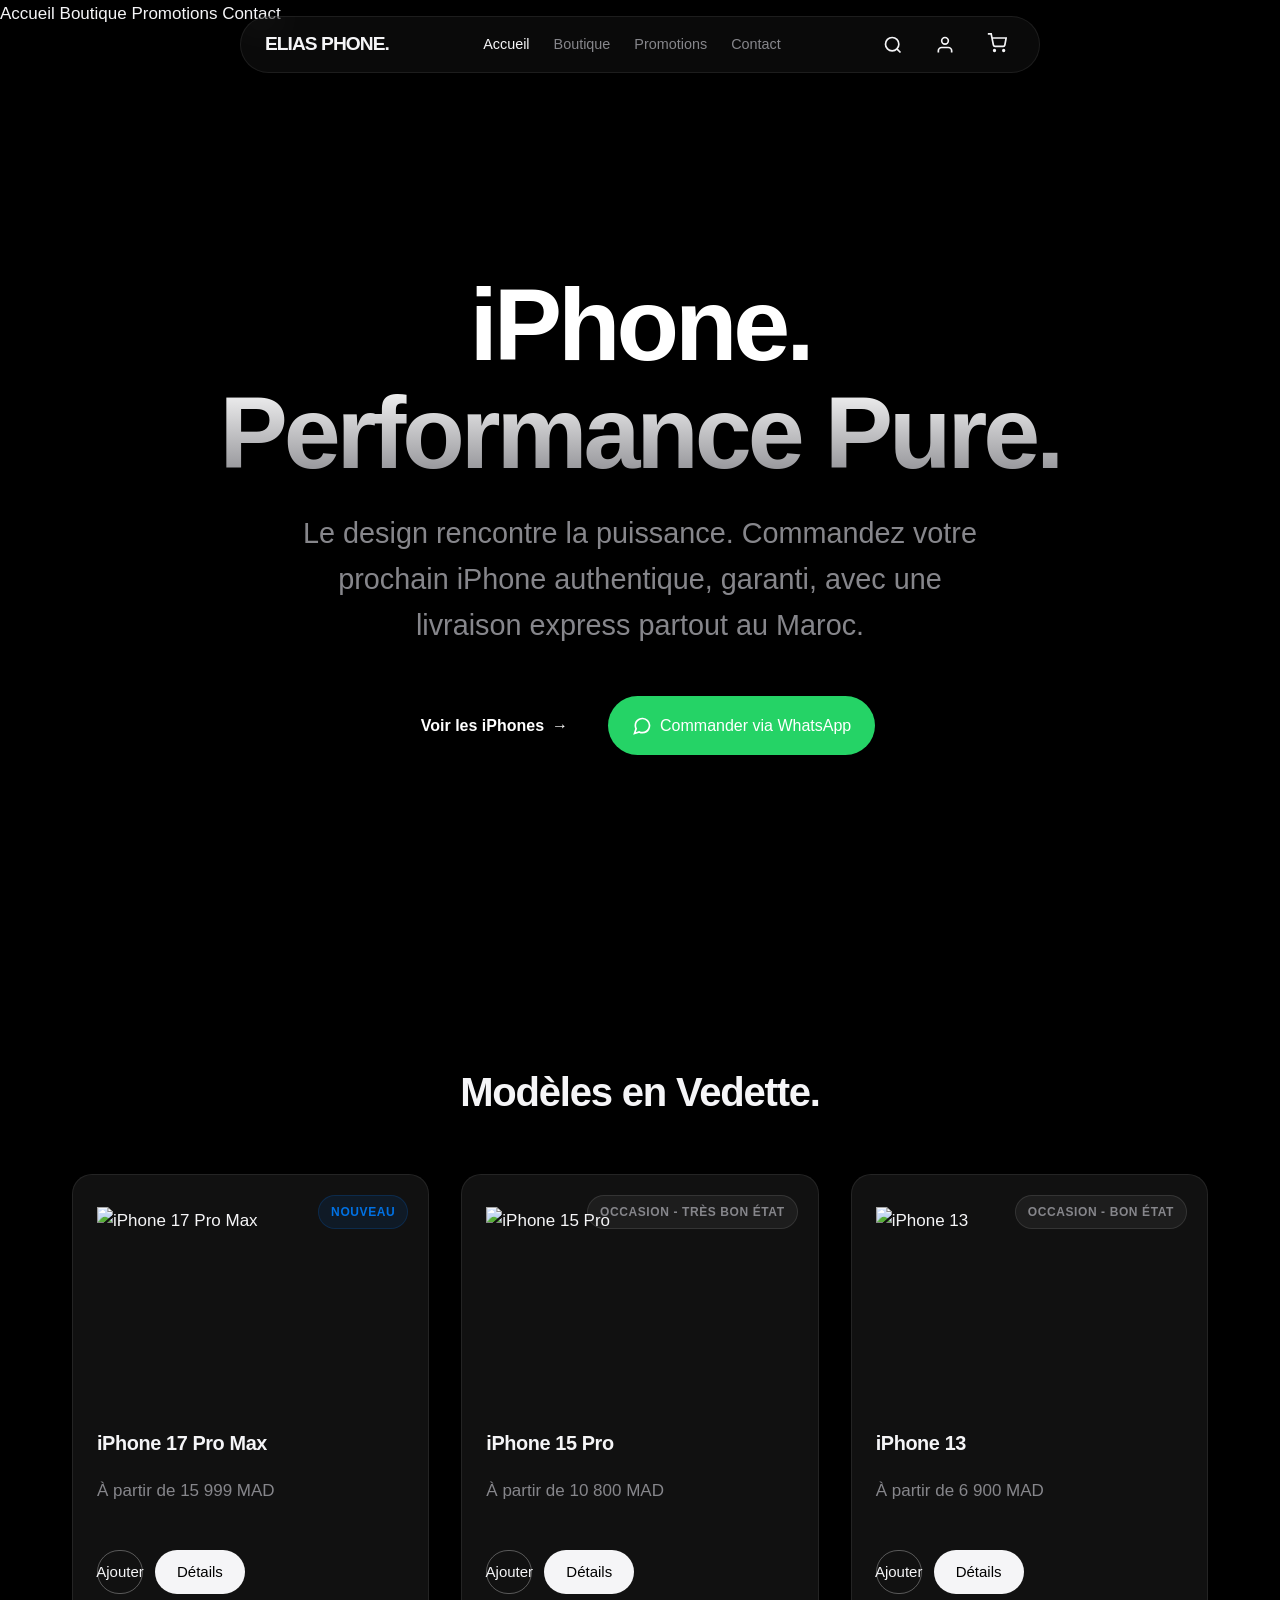
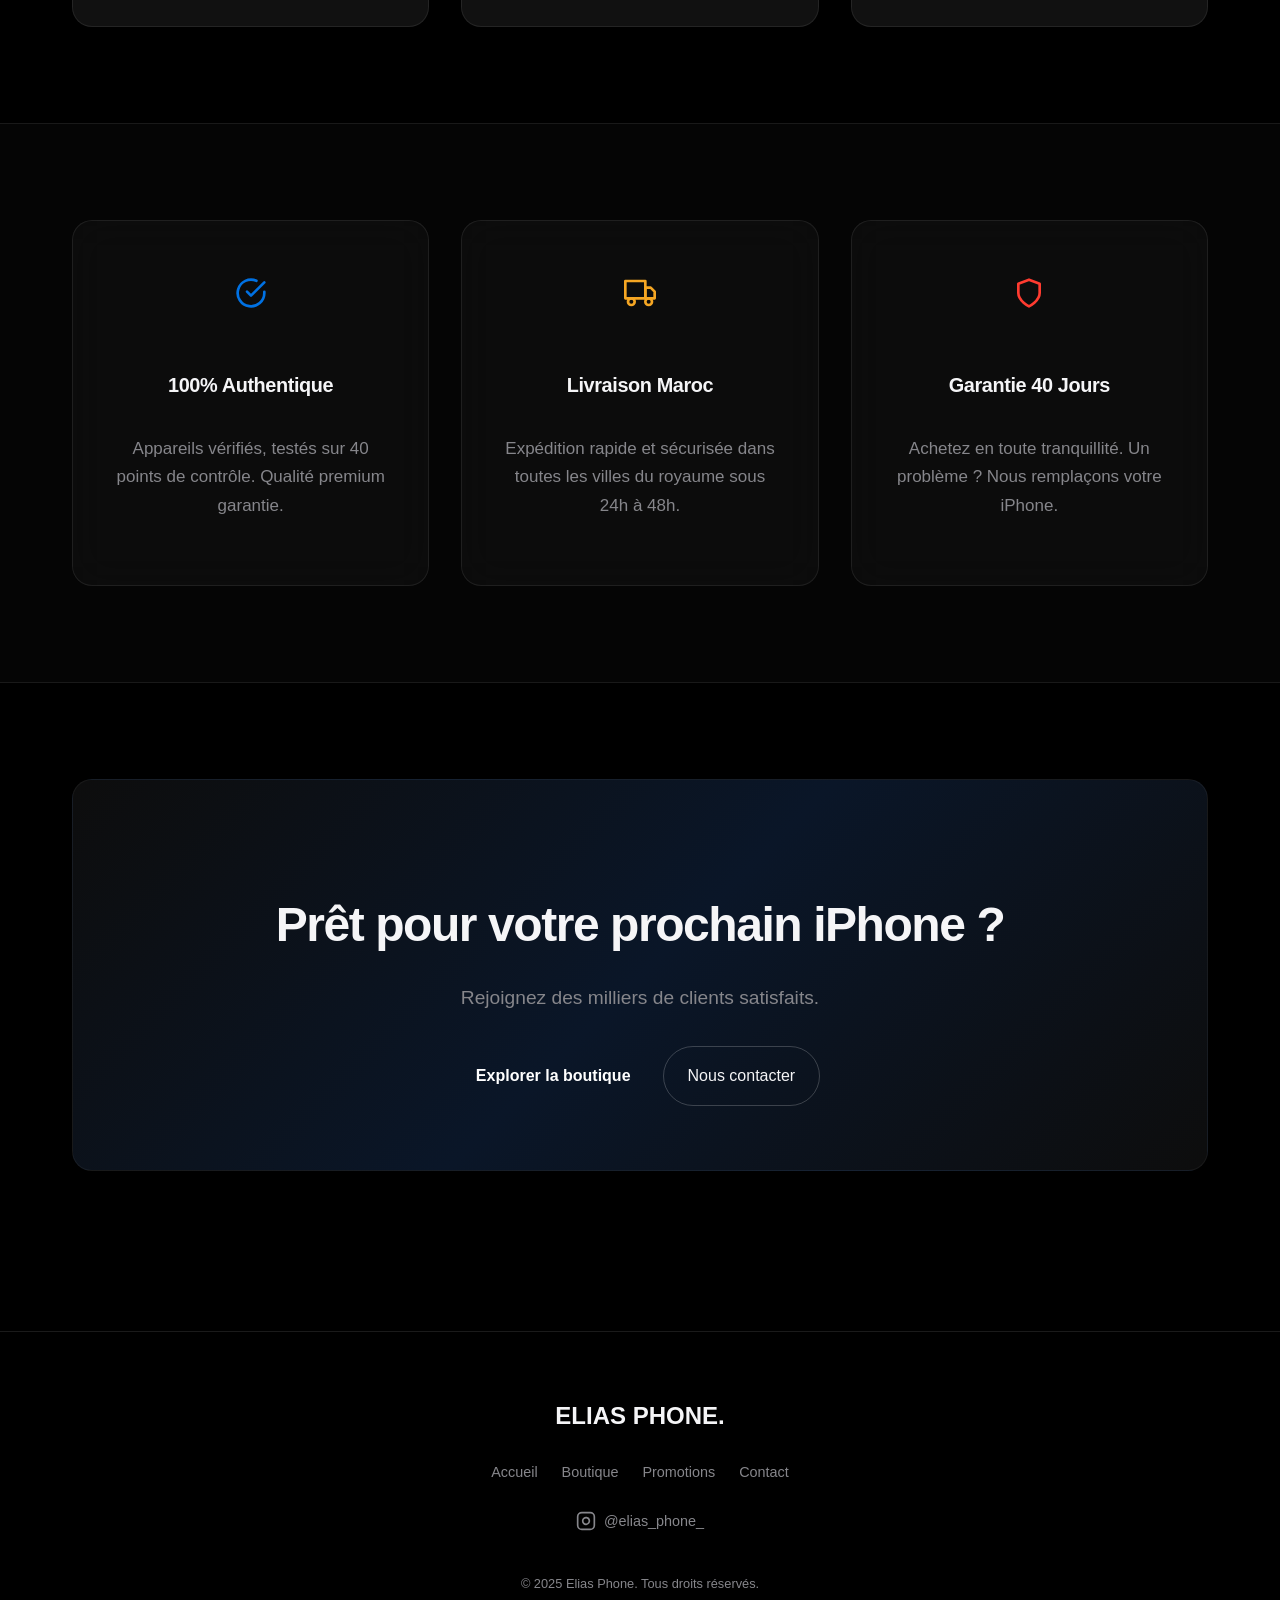
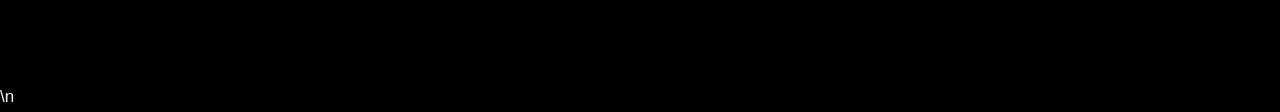
<file: index.html>
<!DOCTYPE html>
<html lang="fr" >
<head>
    <meta charset="UTF-8">
    <meta name="viewport" content="width=device-width, initial-scale=1.0">
    <title>ELIAS PHONE | iPhone. Performance Pure.</title>
    <meta name="description" content="Découvrez les meilleurs iPhones neufs et occasions. Authentiques, garantis, livrés partout au Maroc.">
    <link rel="stylesheet" href="css/styles.css">
</head>
<body>

    <!-- Navigation -->
    <nav class="navbar glass-panel">
        <div class="logo">
            <a href="index.html" style="font-weight: 700; font-size: 1.2rem; letter-spacing: -0.05em; color: var(--text-main);">
                ELIAS PHONE.
            </a>
        </div>
        <div class="nav-links">
            <a href="index.html" class="nav-link active">Accueil</a>
            <a href="boutique.html" class="nav-link">Boutique</a>
            <a href="promotions.html" class="nav-link">Promotions</a>
            <a href="contact.html" class="nav-link">Contact</a>
        </div>
        <div class="nav-icons text-muted">
            <button id="hamburger" class="hamburger" aria-label="Menu">
                <span></span>
                <span></span>
                <span></span>
            </button>
            <button id="search-btn" class="icon-btn" aria-label="Rechercher">
                <svg width="20" height="20" viewBox="0 0 24 24" fill="none" stroke="currentColor" stroke-width="2">
                    <circle cx="11" cy="11" r="8"></circle>
                    <line x1="21" y1="21" x2="16.65" y2="16.65"></line>
                </svg>
            </button>
            <button id="profile-btn" class="icon-btn profile-icon-container" aria-label="Profil">
                <svg id="profile-svg" width="20" height="20" viewBox="0 0 24 24" fill="none" stroke="currentColor" stroke-width="2">
                    <path d="M20 21v-2a4 4 0 0 0-4-4H8a4 4 0 0 0-4 4v2"></path>
                    <circle cx="12" cy="7" r="4"></circle>
                </svg>
                <div id="profile-initial" class="profile-initial" style="display: none;"></div>
            </button>
            <button id="cart-btn" class="icon-btn" aria-label="Panier">
                <div class="cart-icon-wrapper" style="position: relative;">
                    <svg width="20" height="20" viewBox="0 0 24 24" fill="none" stroke="currentColor" stroke-width="2">
                        <circle cx="9" cy="21" r="1"></circle>
                        <circle cx="20" cy="21" r="1"></circle>
                        <path d="M1 1h4l2.68 13.39a2 2 0 0 0 2 1.61h9.72a2 2 0 0 0 2-1.61L23 6H6"></path>
                    </svg>
                    <span id="cart-badge" class="badge-count" style="display: none;">0</span>
                </div>
            </button>
        </div>
    </nav>

    <!-- Mobile Menu -->
    <div class="mobile-menu" id="mobile-menu">
        <div class="mobile-links">
            <a href="index.html" class="mobile-link active">Accueil</a>
            <a href="boutique.html" class="mobile-link">Boutique</a>
            <a href="promotions.html" class="mobile-link">Promotions</a>
            <a href="contact.html" class="mobile-link">Contact</a>
        </div>
    </div>

    <header class="hero">
        <video autoplay muted loop playsinline class="hero-video">
            <source src="hero.mp4" type="video/mp4">
        </video>
        <div class="hero-overlay"></div>
        <div class="hero-content">
            <div class="container scroll-reveal">
                <h1>iPhone.<br>Performance Pure.</h1>
                <p class="hero-subtitle">Le design rencontre la puissance. Commandez votre prochain iPhone authentique, garanti, avec une livraison express partout au Maroc.</p>
                <div class="hero-actions">
                    <a href="boutique.html" class="btn btn-primary">Voir les iPhones <span aria-hidden="true">→</span></a>
                    <a href="https://wa.me/212600000000?text=Bonjour,%20je%20souhaite%20commander%20un%20iPhone..." target="_blank" rel="noopener noreferrer" class="btn btn-whatsapp">
                        <svg width="20" height="20" viewBox="0 0 24 24" fill="none" stroke="currentColor" stroke-width="2" aria-hidden="true">
                            <path d="M21 11.5a8.38 8.38 0 0 1-.9 3.8 8.5 8.5 0 0 1-7.6 4.7 8.38 8.38 0 0 1-3.8-.9L3 21l1.9-5.7a8.38 8.38 0 0 1-.9-3.8 8.5 8.5 0 0 1 4.7-7.6 8.38 8.38 0 0 1 3.8-.9h.5a8.48 8.48 0 0 1 8 8v.5z"></path>
                        </svg>
                        Commander via WhatsApp
                    </a>
                </div>
            </div>
        </div>
    </header>

    <!-- Featured Section -->
    <section id="featured">
        <div class="container">
            <h2 class="text-center scroll-reveal" style="font-size: 2.5rem; margin-bottom: 3rem;">Modèles en Vedette.</h2>
            <div class="grid-3">
                
                <!-- iPhone 17 Pro Max -->
                <article class="product-card featured-card glass-panel scroll-reveal">
                    <span class="badge badge-new">Nouveau</span>
                    <img src="https://fdn2.gsmarena.com/vv/pics/apple/apple-iphone-17-pro-max-1.jpg" alt="iPhone 17 Pro Max" class="product-image" loading="lazy" style="width:100%;height:220px;object-fit:contain;" onerror="this.src='https://via.placeholder.com/300x400?text=iPhone'">
                    
                    <h3>iPhone 17 Pro Max</h3>
                    <p class="text-muted tabular-nums">À partir de 15 999 MAD</p>
                    <div class="card-buttons">
                        <button class="btn-ajouter add-to-cart-btn" data-name="iPhone 17 Pro Max" data-price="15 999 MAD">Ajouter</button>
                        <button onclick="selectProduct({
                            name: 'iPhone 17 Pro Max',
                            storage: '1TB',
                            color: 'Titane Noir',
                            price: 15999,
                            etat: 'Neuf',
                            image: 'https://fdn2.gsmarena.com/vv/pics/apple/apple-iphone-17-pro-max-1.jpg',
                            battery: 100,
                            processor: 'A18 Pro',
                            camera: '48MP Triple'
                        })" class="btn-details">Détails</button>
                    </div>
                </article>

                <!-- iPhone 15 Pro -->
                <article class="product-card featured-card glass-panel scroll-reveal" style="transition-delay: 0.1s">
                    <span class="badge badge-used">Occasion - Très bon état</span>
                    <img src="https://fdn2.gsmarena.com/vv/pics/apple/apple-iphone-15-pro-1.jpg" alt="iPhone 15 Pro" class="product-image" loading="lazy" style="width:100%;height:220px;object-fit:contain;" onerror="this.src='https://via.placeholder.com/300x400?text=iPhone'">
                    
                    <h3>iPhone 15 Pro</h3>
                    <p class="text-muted tabular-nums">À partir de 10 800 MAD</p>
                    <div class="card-buttons">
                        <button class="btn-ajouter add-to-cart-btn" data-name="iPhone 15 Pro" data-price="10 800 MAD">Ajouter</button>
                        <button onclick="selectProduct({
                            name: 'iPhone 15 Pro',
                            storage: '128GB',
                            color: 'Titane Naturel',
                            price: 10800,
                            etat: 'Occasion — Très bon état',
                            image: 'https://fdn2.gsmarena.com/vv/pics/apple/apple-iphone-15-pro-1.jpg',
                            battery: 91,
                            processor: 'A17 Pro',
                            camera: '48MP Triple'
                        })" class="btn-details">Détails</button>
                    </div>
                </article>

                <!-- iPhone 13 -->
                <article class="product-card featured-card glass-panel scroll-reveal" style="transition-delay: 0.2s">
                    <span class="badge badge-used">Occasion - Bon état</span>
                    <img src="https://fdn2.gsmarena.com/vv/pics/apple/apple-iphone-13-1.jpg" alt="iPhone 13" class="product-image" loading="lazy" style="width:100%;height:220px;object-fit:contain;" onerror="this.src='https://via.placeholder.com/300x400?text=iPhone'">
                    
                    <h3>iPhone 13</h3>
                    <p class="text-muted tabular-nums">À partir de 6 900 MAD</p>
                    <div class="card-buttons">
                        <button class="btn-ajouter add-to-cart-btn" data-name="iPhone 13" data-price="6 900 MAD">Ajouter</button>
                        <button onclick="selectProduct({
                            name: 'iPhone 13',
                            storage: '128GB',
                            color: 'Bleu',
                            price: 6900,
                            etat: 'Occasion — Bon état',
                            image: 'https://fdn2.gsmarena.com/vv/pics/apple/apple-iphone-13-1.jpg',
                            battery: 88,
                            processor: 'A15 Bionic',
                            camera: '12MP Dual'
                        })" class="btn-details">Détails</button>
                    </div>
                </article>

            </div>
        </div>
    </section>

    <!-- Why Us -->
    <section id="pourquoi-nous" style="background: rgba(255, 255, 255, 0.02); border-top: 1px solid var(--glass-border); border-bottom: 1px solid var(--glass-border);">
        <div class="container">
            <div class="grid-3">
                <div class="feature-card scroll-reveal">
                    <div class="feature-icon" aria-hidden="true">
                        <svg width="32" height="32" viewBox="0 0 24 24" fill="none" stroke="var(--accent-blue)" stroke-width="2" stroke-linecap="round" stroke-linejoin="round">
                            <path d="M22 11.08V12a10 10 0 1 1-5.93-9.14"></path>
                            <polyline points="22 4 12 14.01 9 11.01"></polyline>
                        </svg>
                    </div>
                    <h3>100% Authentique</h3>
                    <p class="text-muted">Appareils vérifiés, testés sur 40 points de contrôle. Qualité premium garantie.</p>
                </div>
                <div class="feature-card scroll-reveal" style="transition-delay: 0.1s">
                    <div class="feature-icon" aria-hidden="true">
                        <svg width="32" height="32" viewBox="0 0 24 24" fill="none" stroke="var(--accent-gold)" stroke-width="2" stroke-linecap="round" stroke-linejoin="round">
                            <rect x="1" y="3" width="15" height="13"></rect>
                            <polyline points="16 8 20 8 23 11 23 16 16 16 16 8"></polyline>
                            <circle cx="5.5" cy="18.5" r="2.5"></circle>
                            <circle cx="18.5" cy="18.5" r="2.5"></circle>
                        </svg>
                    </div>
                    <h3>Livraison Maroc</h3>
                    <p class="text-muted">Expédition rapide et sécurisée dans toutes les villes du royaume sous 24h à 48h.</p>
                </div>
                <div class="feature-card scroll-reveal" style="transition-delay: 0.2s">
                    <div class="feature-icon" aria-hidden="true">
                        <svg width="32" height="32" viewBox="0 0 24 24" fill="none" stroke="#ff3b30" stroke-width="2" stroke-linecap="round" stroke-linejoin="round">
                            <path d="M12 22s8-4 8-10V5l-8-3-8 3v7c0 6 8 10 8 10z"></path>
                        </svg>
                    </div>
                    <h3>Garantie 40 Jours</h3>
                    <p class="text-muted">Achetez en toute tranquillité. Un problème ? Nous remplaçons votre iPhone.</p>
                </div>
            </div>
        </div>
    </section>

    <!-- CTA Banner -->
    <section>
        <div class="container text-center scroll-reveal">
            <div class="glass-panel cta-banner-gradient" style="padding: 4rem 2rem;">
                <h2 style="font-size: 3rem; margin-bottom: 1rem;">Prêt pour votre prochain iPhone ?</h2>
                <p class="text-muted" style="font-size: 1.2rem; margin-bottom: 2rem;">Rejoignez des milliers de clients satisfaits.</p>
                <div style="display: flex; gap: 1rem; justify-content: center; flex-wrap: wrap;">
                    <a href="boutique.html" class="btn btn-primary">Explorer la boutique</a>
                    <a href="contact.html" class="btn btn-outline">Nous contacter</a>
                </div>
            </div>
        </div>
    </section>

    <!-- Footer -->
    <footer>
        <div class="container" style="display: flex; flex-direction: column; align-items: center; gap: 1.5rem;">
            <div style="font-weight: 700; font-size: 1.5rem; color: var(--text-main);">ELIAS PHONE.</div>
            <div class="nav-links">
                <a href="index.html" class="nav-link">Accueil</a>
                <a href="boutique.html" class="nav-link">Boutique</a>
                <a href="promotions.html" class="nav-link">Promotions</a>
                <a href="contact.html" class="nav-link">Contact</a>
            </div>
            <a href="https://instagram.com/elias_phone_" target="_blank" rel="noopener noreferrer" class="nav-link text-muted" style="display: flex; align-items: center; gap: 0.5rem;">
                <!-- Instagram Icon -->
                <svg width="20" height="20" viewBox="0 0 24 24" fill="none" stroke="currentColor" stroke-width="2" aria-hidden="true">
                    <rect x="2" y="2" width="20" height="20" rx="5" ry="5"></rect>
                    <path d="M16 11.37A4 4 0 1 1 12.63 8 4 4 0 0 1 16 11.37z"></path>
                    <line x1="17.5" y1="6.5" x2="17.51" y2="6.5"></line>
                </svg>
                @elias_phone_
            </a>
            <p style="font-size: 0.8rem; margin-top: 1rem;">&copy; 2025 Elias Phone. Tous droits réservés.</p>
        </div>
    </footer>

    <script src="js/main.js"></script>

    <!-- Overlays -->
    <!-- Search Overlay -->
    <div id="search-overlay" class="search-overlay glass-panel">
        <div class="search-container">
            <input type="text" id="search-input" placeholder="Rechercher un iPhone..." autocomplete="off">
            <button id="close-search" class="icon-btn">✕</button>
        </div>
    </div>

    <!-- Cart Drawer -->
    <div id="cart-backdrop" class="modal-backdrop"></div>
    <div id="cart-drawer" class="cart-drawer glass-panel">
        <div class="cart-header">
            <h3>Votre Panier</h3>
            <button id="close-cart" class="icon-btn">✕</button>
        </div>
        <div id="cart-items" class="cart-items">
            <!-- Items injected by JS -->
        </div>
        <div class="cart-footer">
            <div class="cart-total">
                <span>Total:</span>
                <span id="cart-total-price" class="tabular-nums">0 MAD</span>
            </div>
            <button id="checkout-btn" class="btn btn-primary" style="width: 100%;">Passer la commande</button>
        </div>
    </div>
    
    <!-- Profile/Auth Modal -->
    <div id="profile-backdrop" class="modal-backdrop"></div>
    <div id="profile-modal" class="profile-modal glass-panel">
        <button id="close-profile" class="icon-btn close-modal">✕</button>
        <div class="modal-tabs">
            <button class="tab-btn active" data-tab="login">Connexion</button>
            <button class="tab-btn" data-tab="register">Inscription</button>
        </div>
        
        <!-- Login Form -->
        <form id="login-form" class="auth-form active">
            <div class="form-group">
                <label for="login-email">Email</label>
                <input type="email" id="login-email" required>
            </div>
            <div class="form-group">
                <label for="login-pass">Mot de passe</label>
                <input type="password" id="login-pass" required>
            </div>
            <button type="submit" class="btn btn-primary" style="width: 100%;">Se connecter</button>
        </form>
        
        <!-- Register Form -->
        <form id="register-form" class="auth-form" style="display: none;">
            <div class="form-group">
                <label for="reg-name">Nom complet</label>
                <input type="text" id="reg-name" required>
            </div>
            <div class="form-group">
                <label for="reg-email">Email</label>
                <input type="email" id="reg-email" required>
            </div>
            <div class="form-group">
                <label for="reg-pass">Mot de passe</label>
                <input type="password" id="reg-pass" required>
            </div>
            <button type="submit" class="btn btn-primary" style="width: 100%;">Créer un compte</button>
        </form>

        <div id="logged-in-view" style="display: none; text-align: center; padding: 2rem 0;">
            <div id="user-avatar-large" style="width: 60px; height: 60px; border-radius: 50%; background: #007aff; color: white; display: flex; align-items: center; justify-content: center; font-size: 2rem; font-weight: bold; margin: 0 auto 1rem;">M</div>
            <h3 id="user-greeting" style="margin-bottom: 2rem;">Bonjour!</h3>
            <button id="logout-btn" class="btn btn-outline" style="width: 100%; border-color: #ff3b30; color: #ff3b30;">Déconnexion</button>
        </div>
    </div>
\n</body>
</html>
</file>
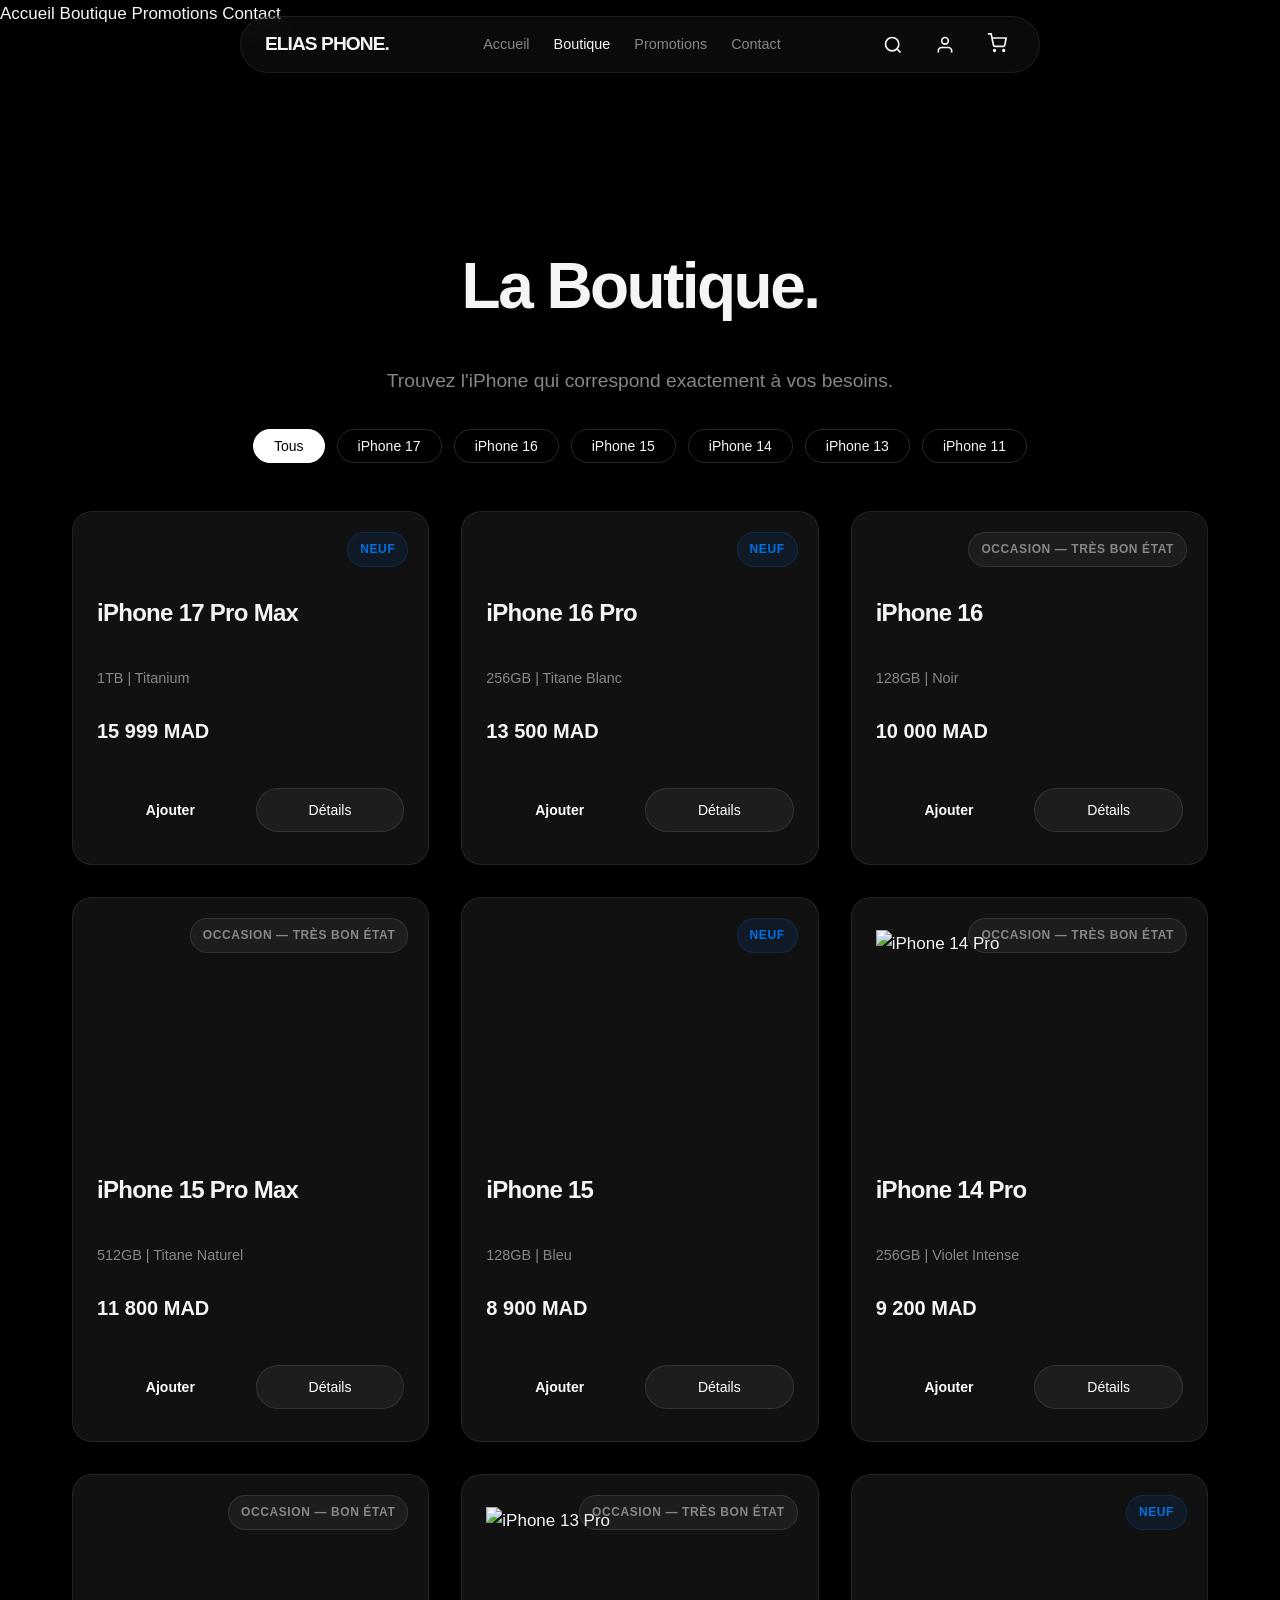
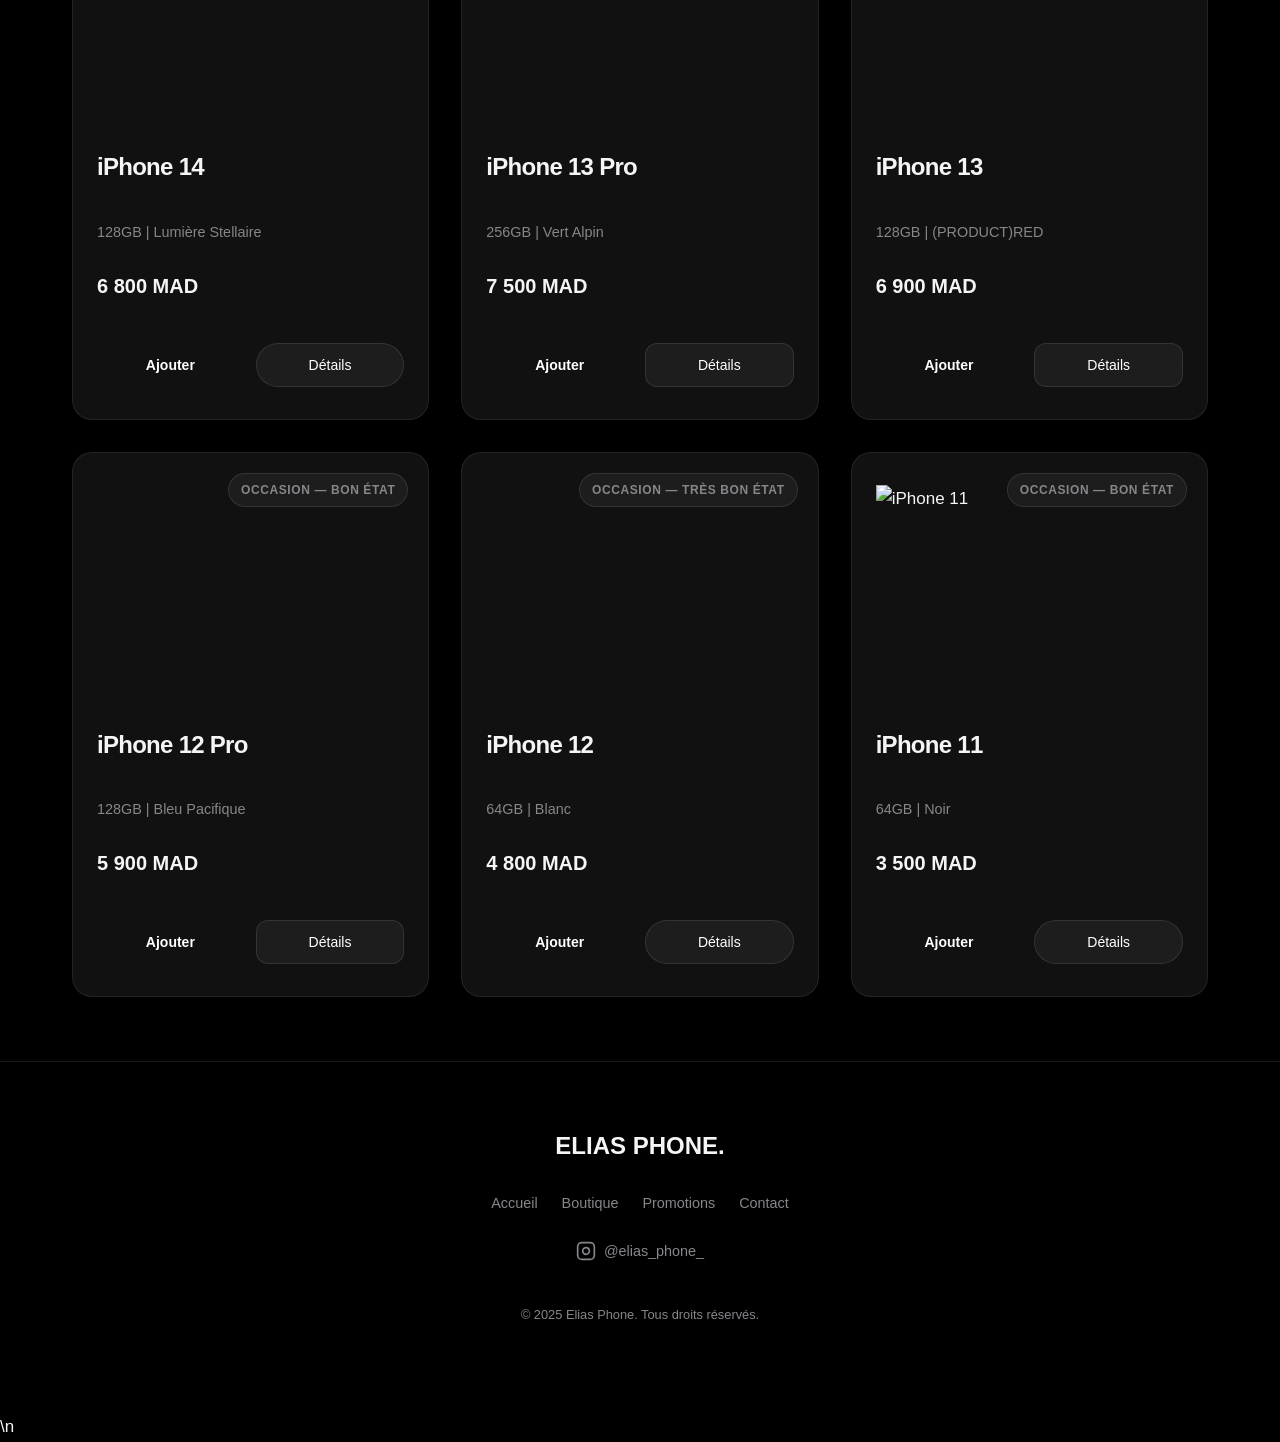
<file: boutique.html>
<!DOCTYPE html>
<html lang="fr" >
<head>
    <meta charset="UTF-8">
    <meta name="viewport" content="width=device-width, initial-scale=1.0">
    <title>La Boutique | ELIAS PHONE</title>
    <meta name="description" content="Explorez notre boutique avec tous nos modèles d'iPhone. Filrez par modèle, stockage et état.">
    <link rel="stylesheet" href="css/styles.css">
</head>
<body>

    <!-- Navigation -->
    <nav class="navbar glass-panel">
        <div class="logo">
            <a href="index.html" style="font-weight: 700; font-size: 1.2rem; letter-spacing: -0.05em; color: var(--text-main);">
                ELIAS PHONE.
            </a>
        </div>
        <div class="nav-links">
            <a href="index.html" class="nav-link">Accueil</a>
            <a href="boutique.html" class="nav-link active">Boutique</a>
            <a href="promotions.html" class="nav-link">Promotions</a>
            <a href="contact.html" class="nav-link">Contact</a>
        </div>
        <div class="nav-icons text-muted">
            <button id="hamburger" class="hamburger" aria-label="Menu">
                <span></span>
                <span></span>
                <span></span>
            </button>
            <button id="search-btn" class="icon-btn" aria-label="Rechercher">
                <svg width="20" height="20" viewBox="0 0 24 24" fill="none" stroke="currentColor" stroke-width="2">
                    <circle cx="11" cy="11" r="8"></circle>
                    <line x1="21" y1="21" x2="16.65" y2="16.65"></line>
                </svg>
            </button>
            <button id="profile-btn" class="icon-btn profile-icon-container" aria-label="Profil">
                <svg id="profile-svg" width="20" height="20" viewBox="0 0 24 24" fill="none" stroke="currentColor" stroke-width="2">
                    <path d="M20 21v-2a4 4 0 0 0-4-4H8a4 4 0 0 0-4 4v2"></path>
                    <circle cx="12" cy="7" r="4"></circle>
                </svg>
                <div id="profile-initial" class="profile-initial" style="display: none;"></div>
            </button>
            <button id="cart-btn" class="icon-btn" aria-label="Panier">
                <div class="cart-icon-wrapper" style="position: relative;">
                    <svg width="20" height="20" viewBox="0 0 24 24" fill="none" stroke="currentColor" stroke-width="2">
                        <circle cx="9" cy="21" r="1"></circle>
                        <circle cx="20" cy="21" r="1"></circle>
                        <path d="M1 1h4l2.68 13.39a2 2 0 0 0 2 1.61h9.72a2 2 0 0 0 2-1.61L23 6H6"></path>
                    </svg>
                    <span id="cart-badge" class="badge-count" style="display: none;">0</span>
                </div>
            </button>
        </div>
    </nav>

    <!-- Mobile Menu -->
    <div class="mobile-menu" id="mobile-menu">
        <div class="mobile-links">
            <a href="index.html" class="mobile-link">Accueil</a>
            <a href="boutique.html" class="mobile-link active">Boutique</a>
            <a href="promotions.html" class="mobile-link">Promotions</a>
            <a href="contact.html" class="mobile-link">Contact</a>
        </div>
    </div>

    <header style="padding-top: 10rem; padding-bottom: 2rem; text-align: center;">
        <h1 class="scroll-reveal" style="font-size: clamp(2.5rem, 5vw, 4rem);">La Boutique.</h1>
        <p class="text-muted scroll-reveal" style="font-size: 1.2rem; max-width: 600px; margin: 0 auto;">Trouvez l'iPhone qui correspond exactement à vos besoins.</p>
    </header>

    <main class="container">
        
        <!-- Interactive Store Filters -->
        <div class="filter-pills scroll-reveal" style="transition-delay: 0.1s">
            <button class="filter-pill active" data-filter="all">Tous</button>
            <button class="filter-pill" data-filter="17">iPhone 17</button>
            <button class="filter-pill" data-filter="16">iPhone 16</button>
            <button class="filter-pill" data-filter="15">iPhone 15</button>
            <button class="filter-pill" data-filter="14">iPhone 14</button>
            <button class="filter-pill" data-filter="13">iPhone 13</button>
            <button class="filter-pill" data-filter="11">iPhone 11</button>
        </div>

        <!-- Product Grid -->
        <div id="product-grid" class="grid-3 scroll-reveal" style="transition-delay: 0.2s">

            <!-- iPhone 17 Pro Max -->
            <article class="product-card glass-panel product-item" data-model="17" data-storage="1TB" data-condition="Neuf">
                <div class="product-image-container">
                    <span class="badge badge-new">Neuf</span>
                    <img src="https://fdn2.gsmarena.com/vv/pics/apple/apple-iphone-17-pro-max-1.jpg" alt="iPhone 17 Pro Max" class="product-image" loading="lazy" onerror="this.src='https://via.placeholder.com/300x400?text=iPhone'">
                </div>
                <h2 style="font-size: 1.5rem;">iPhone 17 Pro Max</h2>
                <div class="text-muted tabular-nums" style="font-size: 0.9rem; margin-bottom: 0.5rem;">1TB | Titanium</div>
                <div class="product-price tabular-nums">15 999 MAD</div>
                <div class="product-actions" style="display: flex; gap: 0.8rem; margin-top: 1.5rem;">
                    <button class="btn-primary add-to-cart-btn" data-name="iPhone 17 Pro Max" data-price="15 999 MAD" style="flex: 2;">Ajouter</button>
                    <button onclick="selectProduct({
                        name: 'iPhone 17 Pro Max',
                        storage: '1TB',
                        color: 'Titanium',
                        price: 15999,
                        etat: 'Neuf',
                        image: 'https://fdn2.gsmarena.com/vv/pics/apple/apple-iphone-17-pro-max-1.jpg',
                        battery: 100,
                        processor: 'A18 Pro',
                        camera: '48MP Triple'
                    })" class="btn-ghost" style="flex: 1;">Détails</button>
                </div>
            </article>

            <!-- iPhone 16 Pro -->
            <article class="product-card glass-panel product-item" data-model="16" data-storage="256GB" data-condition="Neuf">
                <div class="product-image-container">
                    <span class="badge badge-new">Neuf</span>
                    <img src="https://fdn2.gsmarena.com/vv/pics/apple/apple-iphone-16-pro-1.jpg" alt="iPhone 16 Pro" class="product-image" loading="lazy" onerror="this.src='https://via.placeholder.com/300x400?text=iPhone'">
                </div>
                <h2 style="font-size: 1.5rem;">iPhone 16 Pro</h2>
                <div class="text-muted tabular-nums" style="font-size: 0.9rem; margin-bottom: 0.5rem;">256GB | Titane Blanc</div>
                <div class="product-price tabular-nums">13 500 MAD</div>
                <div class="product-actions" style="display: flex; gap: 0.8rem; margin-top: 1.5rem;">
                    <button class="btn-primary add-to-cart-btn" data-name="iPhone 16 Pro" data-price="13 500 MAD" style="flex: 2;">Ajouter</button>
                    <button onclick="selectProduct({
                        name: 'iPhone 16 Pro',
                        storage: '256GB',
                        color: 'Titane Blanc',
                        price: 13500,
                        etat: 'Neuf',
                        image: 'https://fdn2.gsmarena.com/vv/pics/apple/apple-iphone-16-pro-1.jpg',
                        battery: 100,
                        processor: 'A18 Pro',
                        camera: '48MP Triple'
                    })" class="btn-ghost" style="flex: 1;">Détails</button>
                </div>
            </article>

            <!-- iPhone 16 -->
            <article class="product-card glass-panel product-item" data-model="16" data-storage="128GB" data-condition="Occasion — Très bon état">
                <div class="product-image-container">
                    <span class="badge badge-used">Occasion — Très bon état</span>
                    <img src="https://fdn2.gsmarena.com/vv/pics/apple/apple-iphone-16-1.jpg" alt="iPhone 16" class="product-image" loading="lazy" onerror="this.src='https://via.placeholder.com/300x400?text=iPhone'">
                </div>
                <h2 style="font-size: 1.5rem;">iPhone 16</h2>
                <div class="text-muted tabular-nums" style="font-size: 0.9rem; margin-bottom: 0.5rem;">128GB | Noir</div>
                <div class="product-price tabular-nums">10 000 MAD</div>
                <div class="product-actions" style="display: flex; gap: 0.8rem; margin-top: 1.5rem;">
                    <button class="btn-primary add-to-cart-btn" data-name="iPhone 16" data-price="10 000 MAD" style="flex: 2;">Ajouter</button>
                    <button onclick="selectProduct({
                        name: 'iPhone 16',
                        storage: '128GB',
                        color: 'Noir',
                        price: 10000,
                        etat: 'Occasion — Très bon état',
                        image: 'https://fdn2.gsmarena.com/vv/pics/apple/apple-iphone-16-1.jpg',
                        battery: 95,
                        processor: 'A18',
                        camera: '48MP Double'
                    })" class="btn-ghost" style="flex: 1;">Détails</button>
                </div>
            </article>

            <!-- iPhone 15 Pro Max -->
            <article class="product-card glass-panel product-item" data-model="15" data-storage="512GB" data-condition="Occasion — Très bon état">
                <span class="badge badge-used">Occasion — Très bon état</span>
                <img src="https://fdn2.gsmarena.com/vv/pics/apple/apple-iphone-15-pro-max-1.jpg" alt="iPhone 15 Pro Max" class="product-image" loading="lazy" style="width:100%;height:220px;object-fit:contain;" onerror="this.src='https://via.placeholder.com/300x400?text=iPhone'">
                <h2 style="font-size: 1.5rem;">iPhone 15 Pro Max</h2>
                <div class="text-muted tabular-nums" style="font-size: 0.9rem; margin-bottom: 0.5rem;">512GB | Titane Naturel</div>
                <div class="product-price tabular-nums">11 800 MAD</div>
                <div class="product-actions">
                    <button class="btn-primary add-to-cart-btn" data-name="iPhone 15 Pro Max" data-price="11 800 MAD">Ajouter</button>
                    <button onclick="selectProduct({
                        name: 'iPhone 15 Pro Max',
                        storage: '512GB',
                        color: 'Titane Naturel',
                        price: 11800,
                        etat: 'Occasion — Très bon état',
                        image: 'https://fdn2.gsmarena.com/vv/pics/apple/apple-iphone-15-pro-max-1.jpg',
                        battery: 92,
                        processor: 'A17 Pro',
                        camera: '48MP Triple'
                    })" class="btn-ghost">Détails</button>
                </div>
            </article>

            <!-- iPhone 15 -->
            <article class="product-card glass-panel product-item" data-model="15" data-storage="128GB" data-condition="Neuf">
                <span class="badge badge-new">Neuf</span>
                <img src="https://fdn2.gsmarena.com/vv/pics/apple/apple-iphone-15-1.jpg" alt="iPhone 15" class="product-image" loading="lazy" style="width:100%;height:220px;object-fit:contain;" onerror="this.src='https://via.placeholder.com/300x400?text=iPhone'">
                <h2 style="font-size: 1.5rem;">iPhone 15</h2>
                <div class="text-muted tabular-nums" style="font-size: 0.9rem; margin-bottom: 0.5rem;">128GB | Bleu</div>
                <div class="product-price tabular-nums">8 900 MAD</div>
                <div class="product-actions">
                    <button class="btn-primary add-to-cart-btn" data-name="iPhone 15" data-price="8 900 MAD">Ajouter</button>
                    <button onclick="selectProduct({
                        name: 'iPhone 15',
                        storage: '128GB',
                        color: 'Bleu',
                        price: 8900,
                        etat: 'Neuf',
                        image: 'https://fdn2.gsmarena.com/vv/pics/apple/apple-iphone-15-1.jpg',
                        battery: 100,
                        processor: 'A16 Bionic',
                        camera: '48MP Double'
                    })" class="btn-ghost">Détails</button>
                </div>
            </article>

            <!-- iPhone 14 Pro -->
            <article class="product-card glass-panel product-item" data-model="14" data-storage="256GB" data-condition="Occasion — Très bon état">
                <span class="badge badge-used">Occasion — Très bon état</span>
                <img src="https://fdn2.gsmarena.com/vv/pics/apple/apple-iphone-14-pro-1.jpg" alt="iPhone 14 Pro" class="product-image" loading="lazy" style="width:100%;height:220px;object-fit:contain;" onerror="this.src='https://via.placeholder.com/300x400?text=iPhone'">
                <h2 style="font-size: 1.5rem;">iPhone 14 Pro</h2>
                <div class="text-muted tabular-nums" style="font-size: 0.9rem; margin-bottom: 0.5rem;">256GB | Violet Intense</div>
                <div class="product-price tabular-nums">9 200 MAD</div>
                <div class="product-actions">
                    <button class="btn-primary add-to-cart-btn" data-name="iPhone 14 Pro" data-price="9 200 MAD">Ajouter</button>
                    <button onclick="selectProduct({
                        name: 'iPhone 14 Pro',
                        storage: '256GB',
                        color: 'Violet Intense',
                        price: 9200,
                        etat: 'Occasion — Très bon état',
                        image: 'https://fdn2.gsmarena.com/vv/pics/apple/apple-iphone-14-pro-1.jpg',
                        battery: 89,
                        processor: 'A16 Bionic',
                        camera: '48MP Triple'
                    })" class="btn-ghost">Détails</button>
                </div>
            </article>

            <!-- iPhone 14 -->
            <article class="product-card glass-panel product-item" data-model="14" data-storage="128GB" data-condition="Occasion — Bon état">
                <span class="badge badge-used">Occasion — Bon état</span>
                <img src="https://fdn2.gsmarena.com/vv/pics/apple/apple-iphone-14-1.jpg" alt="iPhone 14" class="product-image" loading="lazy" style="width:100%;height:220px;object-fit:contain;" onerror="this.src='https://via.placeholder.com/300x400?text=iPhone'">
                <h2 style="font-size: 1.5rem;">iPhone 14</h2>
                <div class="text-muted tabular-nums" style="font-size: 0.9rem; margin-bottom: 0.5rem;">128GB | Lumière Stellaire</div>
                <div class="product-price tabular-nums">6 800 MAD</div>
                <div class="product-actions">
                    <button class="btn-primary add-to-cart-btn" data-name="iPhone 14" data-price="6 800 MAD">Ajouter</button>
                    <button onclick="selectProduct({
                        name: 'iPhone 14',
                        storage: '128GB',
                        color: 'Lumière Stellaire',
                        price: 6800,
                        etat: 'Occasion — Bon état',
                        image: 'https://fdn2.gsmarena.com/vv/pics/apple/apple-iphone-14-1.jpg',
                        battery: 86,
                        processor: 'A15 Bionic',
                        camera: '12MP Double'
                    })" class="btn-ghost">Détails</button>
                </div>
            </article>

            <!-- iPhone 13 Pro -->
            <article class="product-card glass-panel product-item" data-model="13" data-storage="256GB" data-condition="Occasion — Très bon état">
                <span class="badge badge-used">Occasion — Très bon état</span>
                <img src="https://fdn2.gsmarena.com/vv/pics/apple/apple-iphone-13-pro-1.jpg" alt="iPhone 13 Pro" class="product-image" loading="lazy" style="width:100%;height:220px;object-fit:contain;" onerror="this.src='https://via.placeholder.com/300x400?text=iPhone'">
                <h2 style="font-size: 1.5rem;">iPhone 13 Pro</h2>
                <div class="text-muted tabular-nums" style="font-size: 0.9rem; margin-bottom: 0.5rem;">256GB | Vert Alpin</div>
                <div class="product-price tabular-nums">7 500 MAD</div>
                <div class="product-actions" style="display: flex; gap: 0.8rem; margin-top: 1.5rem;">
                    <button class="btn-primary add-to-cart-btn" data-name="iPhone 13 Pro" data-price="7 500 MAD" style="flex: 1; border-radius: 12px; font-size: 0.9rem; padding: 0.8rem;">Ajouter</button>
                    <button onclick="selectProduct({
                        name: 'iPhone 13 Pro',
                        storage: '256GB',
                        color: 'Vert Alpin',
                        price: 7500,
                        etat: 'Occasion — Très bon état',
                        image: 'https://fdn2.gsmarena.com/vv/pics/apple/apple-iphone-13-pro-1.jpg',
                        battery: 87,
                        processor: 'A15 Bionic',
                        camera: '12MP Triple'
                    })" class="btn-ghost" style="flex: 1; border-radius: 12px; font-size: 0.9rem; padding: 0.8rem; text-align: center;">Détails</button>
                </div>
            </article>

            <!-- iPhone 13 -->
            <article class="product-card glass-panel product-item" data-model="13" data-storage="128GB" data-condition="Neuf">
                <span class="badge badge-new">Neuf</span>
                <img src="https://fdn2.gsmarena.com/vv/pics/apple/apple-iphone-13-1.jpg" alt="iPhone 13" class="product-image" loading="lazy" style="width:100%;height:220px;object-fit:contain;" onerror="this.src='https://via.placeholder.com/300x400?text=iPhone'">
                <h2 style="font-size: 1.5rem;">iPhone 13</h2>
                <div class="text-muted tabular-nums" style="font-size: 0.9rem; margin-bottom: 0.5rem;">128GB | (PRODUCT)RED</div>
                <div class="product-price tabular-nums">6 900 MAD</div>
                <div class="product-actions" style="display: flex; gap: 0.8rem; margin-top: 1.5rem;">
                    <button class="btn-primary add-to-cart-btn" data-name="iPhone 13" data-price="6 900 MAD" style="flex: 1; border-radius: 12px; font-size: 0.9rem; padding: 0.8rem;">Ajouter</button>
                    <button onclick="selectProduct({
                        name: 'iPhone 13',
                        storage: '128GB',
                        color: '(PRODUCT)RED',
                        price: 6900,
                        etat: 'Neuf',
                        image: 'https://fdn2.gsmarena.com/vv/pics/apple/apple-iphone-13-1.jpg',
                        battery: 100,
                        processor: 'A15 Bionic',
                        camera: '12MP Double'
                    })" class="btn-ghost" style="flex: 1; border-radius: 12px; font-size: 0.9rem; padding: 0.8rem; text-align: center;">Détails</button>
                </div>
            </article>

            <!-- iPhone 12 Pro -->
            <article class="product-card glass-panel product-item" data-model="12" data-storage="128GB" data-condition="Occasion — Bon état">
                <span class="badge badge-used">Occasion — Bon état</span>
                <img src="https://fdn2.gsmarena.com/vv/pics/apple/apple-iphone-12-pro-r1.jpg" alt="iPhone 12 Pro" class="product-image" loading="lazy" style="width:100%;height:220px;object-fit:contain;" onerror="this.src='https://via.placeholder.com/300x400?text=iPhone'">
                <h2 style="font-size: 1.5rem;">iPhone 12 Pro</h2>
                <div class="text-muted tabular-nums" style="font-size: 0.9rem; margin-bottom: 0.5rem;">128GB | Bleu Pacifique</div>
                <div class="product-price tabular-nums">5 900 MAD</div>
                <div class="product-actions" style="display: flex; gap: 0.8rem; margin-top: 1.5rem;">
                    <button class="btn-primary add-to-cart-btn" data-name="iPhone 12 Pro" data-price="5 900 MAD" style="flex: 1; border-radius: 12px; font-size: 0.9rem; padding: 0.8rem;">Ajouter</button>
                    <button onclick="selectProduct({
                        name: 'iPhone 12 Pro',
                        storage: '128GB',
                        color: 'Bleu Pacifique',
                        price: 5900,
                        etat: 'Occasion — Bon état',
                        image: 'https://fdn2.gsmarena.com/vv/pics/apple/apple-iphone-12-pro-r1.jpg',
                        battery: 84,
                        processor: 'A14 Bionic',
                        camera: '12MP Triple'
                    })" class="btn-ghost" style="flex: 1; border-radius: 12px; font-size: 0.9rem; padding: 0.8rem; text-align: center;">Détails</button>
                </div>
            </article>

            <!-- iPhone 12 -->
            <article class="product-card glass-panel product-item" data-model="12" data-storage="64GB" data-condition="Occasion — Très bon état">
                <span class="badge badge-used">Occasion — Très bon état</span>
                <img src="https://fdn2.gsmarena.com/vv/pics/apple/apple-iphone-12-1.jpg" alt="iPhone 12" class="product-image" loading="lazy" style="width:100%;height:220px;object-fit:contain;" onerror="this.src='https://via.placeholder.com/300x400?text=iPhone'">
                <h2 style="font-size: 1.5rem;">iPhone 12</h2>
                <div class="text-muted tabular-nums" style="font-size: 0.9rem; margin-bottom: 0.5rem;">64GB | Blanc</div>
                <div class="product-price tabular-nums">4 800 MAD</div>
                <div class="product-actions">
                    <button class="btn-primary add-to-cart-btn" data-name="iPhone 12" data-price="4 800 MAD">Ajouter</button>
                    <button onclick="selectProduct({
                        name: 'iPhone 12',
                        storage: '64GB',
                        color: 'Blanc',
                        price: 4800,
                        etat: 'Occasion — Très bon état',
                        image: 'https://fdn2.gsmarena.com/vv/pics/apple/apple-iphone-12-1.jpg',
                        battery: 88,
                        processor: 'A14 Bionic',
                        camera: '12MP Double'
                    })" class="btn-ghost">Détails</button>
                </div>
            </article>

            <!-- iPhone 11 -->
            <article class="product-card glass-panel product-item" data-model="11" data-storage="64GB" data-condition="Occasion — Bon état">
                <span class="badge badge-used">Occasion — Bon état</span>
                <img src="https://fdn2.gsmarena.com/vv/pics/apple/apple-iphone-11-1.jpg" alt="iPhone 11" class="product-image" loading="lazy" style="width:100%;height:220px;object-fit:contain;" onerror="this.src='https://via.placeholder.com/300x400?text=iPhone'">
                <h2 style="font-size: 1.5rem;">iPhone 11</h2>
                <div class="text-muted tabular-nums" style="font-size: 0.9rem; margin-bottom: 0.5rem;">64GB | Noir</div>
                <div class="product-price tabular-nums">3 500 MAD</div>
                <div class="product-actions">
                    <button class="btn-primary add-to-cart-btn" data-name="iPhone 11" data-price="3 500 MAD">Ajouter</button>
                    <button onclick="selectProduct({
                        name: 'iPhone 11',
                        storage: '64GB',
                        color: 'Noir',
                        price: 3500,
                        etat: 'Occasion — Bon état',
                        image: 'https://fdn2.gsmarena.com/vv/pics/apple/apple-iphone-11-1.jpg',
                        battery: 82,
                        processor: 'A13 Bionic',
                        camera: '12MP Double'
                    })" class="btn-ghost">Détails</button>
                </div>
            </article>

        </div>
    </main>

    <!-- Footer -->
    <footer>
        <div class="container" style="display: flex; flex-direction: column; align-items: center; gap: 1.5rem;">
            <div style="font-weight: 700; font-size: 1.5rem; color: var(--text-main);">ELIAS PHONE.</div>
            <div class="nav-links">
                <a href="index.html" class="nav-link">Accueil</a>
                <a href="boutique.html" class="nav-link">Boutique</a>
                <a href="promotions.html" class="nav-link">Promotions</a>
                <a href="contact.html" class="nav-link">Contact</a>
            </div>
            <a href="https://instagram.com/elias_phone_" target="_blank" rel="noopener noreferrer" class="nav-link text-muted" style="display: flex; align-items: center; gap: 0.5rem;">
                <svg width="20" height="20" viewBox="0 0 24 24" fill="none" stroke="currentColor" stroke-width="2" aria-hidden="true">
                    <rect x="2" y="2" width="20" height="20" rx="5" ry="5"></rect>
                    <path d="M16 11.37A4 4 0 1 1 12.63 8 4 4 0 0 1 16 11.37z"></path>
                    <line x1="17.5" y1="6.5" x2="17.51" y2="6.5"></line>
                </svg>
                @elias_phone_
            </a>
            <p style="font-size: 0.8rem; margin-top: 1rem;">&copy; 2025 Elias Phone. Tous droits réservés.</p>
        </div>
    </footer>

    <script src="js/data.js"></script>
    <script src="js/main.js"></script>

    <!-- Overlays -->
    <!-- Search Overlay -->
    <div id="search-overlay" class="search-overlay glass-panel">
        <div class="search-container">
            <input type="text" id="search-input" placeholder="Rechercher un iPhone..." autocomplete="off">
            <button id="close-search" class="icon-btn">✕</button>
        </div>
    </div>

    <!-- Cart Drawer -->
    <div id="cart-backdrop" class="modal-backdrop"></div>
    <div id="cart-drawer" class="cart-drawer glass-panel">
        <div class="cart-header">
            <h3>Votre Panier</h3>
            <button id="close-cart" class="icon-btn">✕</button>
        </div>
        <div id="cart-items" class="cart-items">
            <!-- Items injected by JS -->
        </div>
        <div class="cart-footer">
            <div class="cart-total">
                <span>Total:</span>
                <span id="cart-total-price" class="tabular-nums">0 MAD</span>
            </div>
            <button id="checkout-btn" class="btn btn-primary btn-block">Passer la commande</button>
        </div>
    </div>
    
    <!-- Profile/Auth Modal -->
    <div id="profile-backdrop" class="modal-backdrop"></div>
    <div id="profile-modal" class="profile-modal glass-panel">
        <button id="close-profile" class="icon-btn close-modal">✕</button>
        <div class="modal-tabs">
            <button class="tab-btn active" data-tab="login">Connexion</button>
            <button class="tab-btn" data-tab="register">Inscription</button>
        </div>
        
        <!-- Login Form -->
        <form id="login-form" class="auth-form active">
            <div class="form-group">
                <label for="login-email">Email</label>
                <input type="email" id="login-email" required>
            </div>
            <div class="form-group">
                <label for="login-pass">Mot de passe</label>
                <input type="password" id="login-pass" required>
            </div>
            <button type="submit" class="btn btn-primary btn-block">Se connecter</button>
        </form>
        
        <!-- Register Form -->
        <form id="register-form" class="auth-form" style="display: none;">
            <div class="form-group">
                <label for="reg-name">Nom complet</label>
                <input type="text" id="reg-name" required>
            </div>
            <div class="form-group">
                <label for="reg-email">Email</label>
                <input type="email" id="reg-email" required>
            </div>
            <div class="form-group">
                <label for="reg-pass">Mot de passe</label>
                <input type="password" id="reg-pass" required>
            </div>
            <button type="submit" class="btn-primary btn-block">Créer un compte</button>
        </form>

        <div id="logged-in-view" style="display: none; text-align: center; padding: 2rem 0;">
            <div id="user-avatar-large" style="width: 60px; height: 60px; border-radius: 50%; background: #007aff; color: white; display: flex; align-items: center; justify-content: center; font-size: 2rem; font-weight: bold; margin: 0 auto 1rem;">M</div>
            <h3 id="user-greeting" style="margin-bottom: 2rem;">Bonjour!</h3>
            <button id="logout-btn" class="btn-ghost btn-block" style="border-color: #ff3b30; color: #ff3b30;">Déconnexion</button>
        </div>
    </div>
\n</body>
</html>
</file>
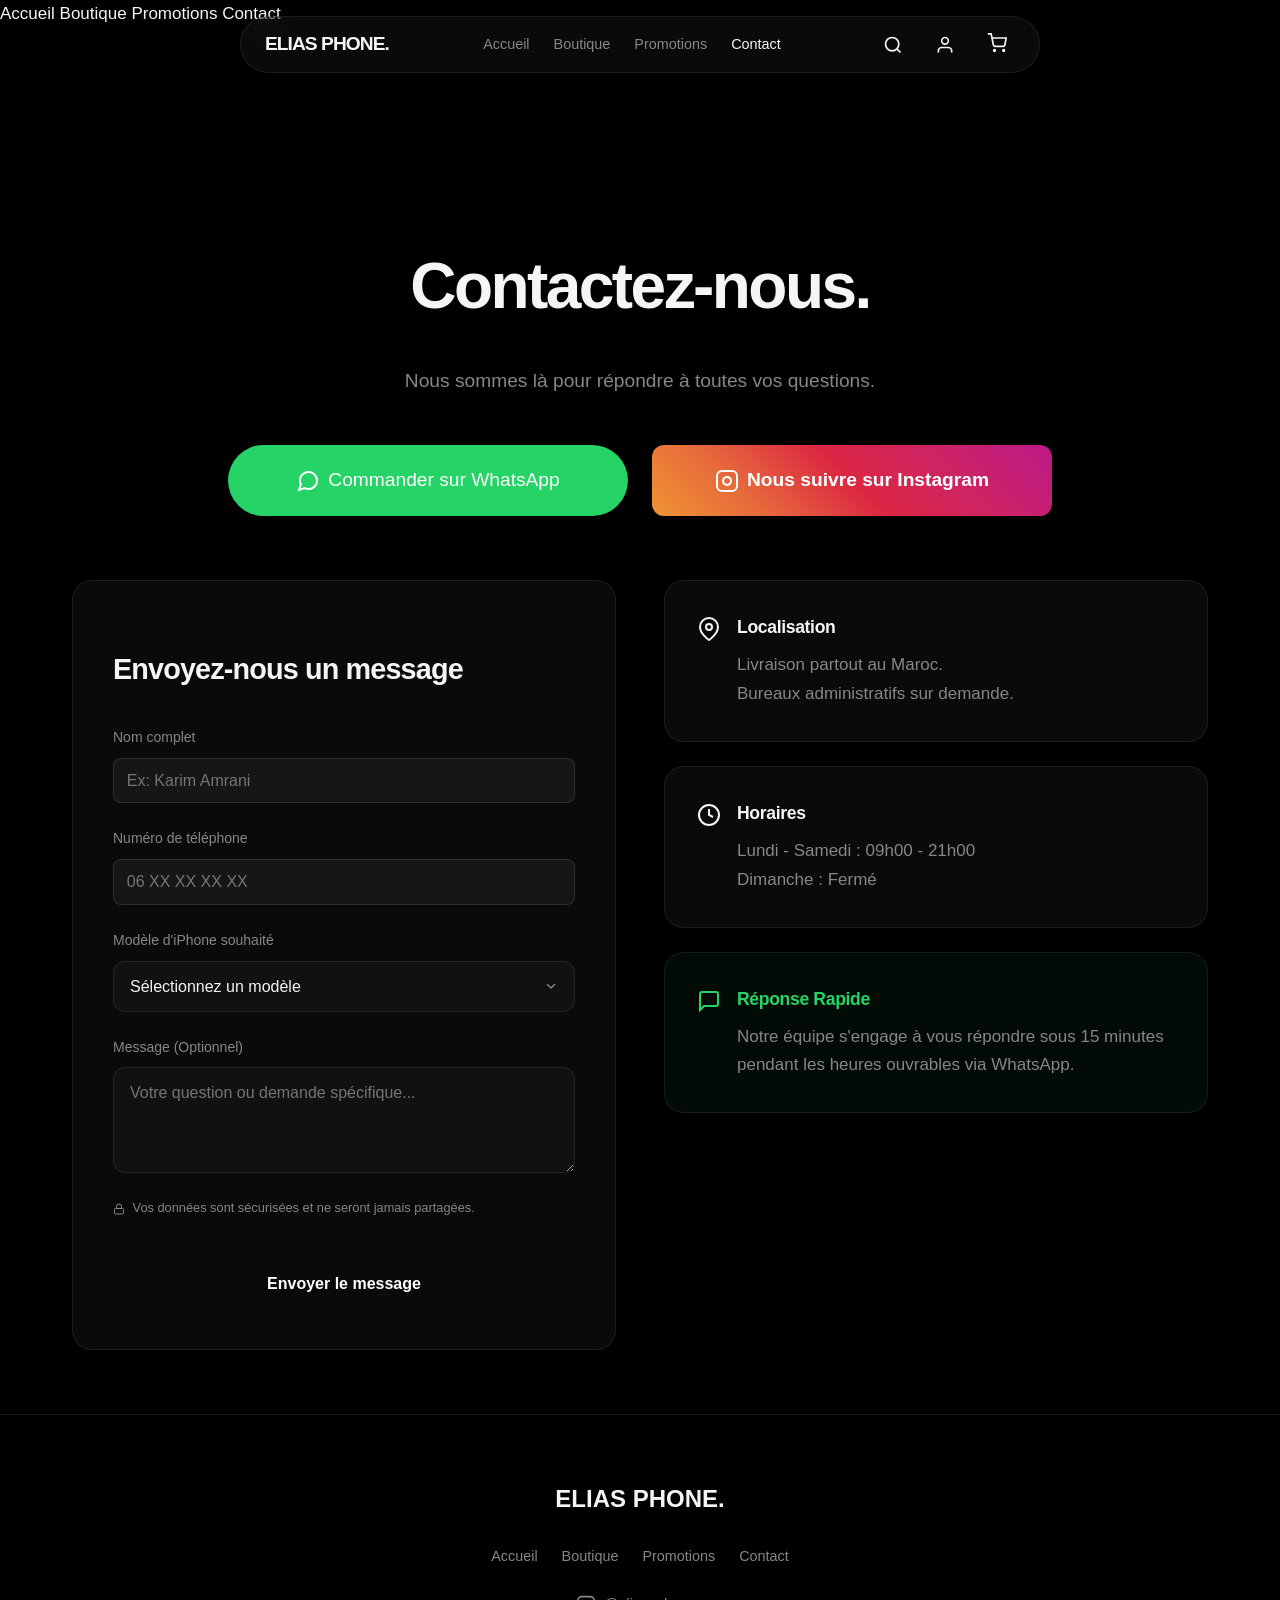
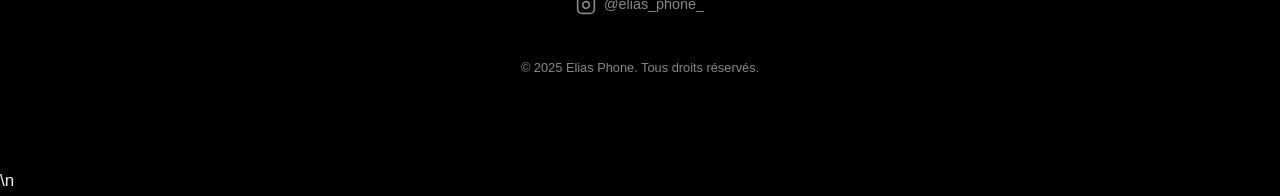
<file: contact.html>
<!DOCTYPE html>
<html lang="fr" >
<head>
    <meta charset="UTF-8">
    <meta name="viewport" content="width=device-width, initial-scale=1.0">
    <title>Contact | ELIAS PHONE</title>
    <meta name="description" content="Contactez Elias Phone pour vos commandes, renseignements, ou SAV. Réponse rapide assurée.">
    <link rel="stylesheet" href="css/styles.css">
</head>
<body>

    <!-- Navigation -->
    <nav class="navbar glass-panel">
        <div class="logo">
            <a href="index.html" style="font-weight: 700; font-size: 1.2rem; letter-spacing: -0.05em; color: var(--text-main);">
                ELIAS PHONE.
            </a>
        </div>
        <div class="nav-links">
            <a href="index.html" class="nav-link">Accueil</a>
            <a href="boutique.html" class="nav-link">Boutique</a>
            <a href="promotions.html" class="nav-link">Promotions</a>
            <a href="contact.html" class="nav-link active">Contact</a>
        </div>
        <div class="nav-icons text-muted">
            <button id="hamburger" class="hamburger" aria-label="Menu">
                <span></span>
                <span></span>
                <span></span>
            </button>
            <button id="search-btn" class="icon-btn" aria-label="Rechercher">
                <svg width="20" height="20" viewBox="0 0 24 24" fill="none" stroke="currentColor" stroke-width="2">
                    <circle cx="11" cy="11" r="8"></circle>
                    <line x1="21" y1="21" x2="16.65" y2="16.65"></line>
                </svg>
            </button>
            <button id="profile-btn" class="icon-btn profile-icon-container" aria-label="Profil">
                <svg id="profile-svg" width="20" height="20" viewBox="0 0 24 24" fill="none" stroke="currentColor" stroke-width="2">
                    <path d="M20 21v-2a4 4 0 0 0-4-4H8a4 4 0 0 0-4 4v2"></path>
                    <circle cx="12" cy="7" r="4"></circle>
                </svg>
                <div id="profile-initial" class="profile-initial" style="display: none;"></div>
            </button>
            <button id="cart-btn" class="icon-btn" aria-label="Panier">
                <div class="cart-icon-wrapper" style="position: relative;">
                    <svg width="20" height="20" viewBox="0 0 24 24" fill="none" stroke="currentColor" stroke-width="2">
                        <circle cx="9" cy="21" r="1"></circle>
                        <circle cx="20" cy="21" r="1"></circle>
                        <path d="M1 1h4l2.68 13.39a2 2 0 0 0 2 1.61h9.72a2 2 0 0 0 2-1.61L23 6H6"></path>
                    </svg>
                    <span id="cart-badge" class="badge-count" style="display: none;">0</span>
                </div>
            </button>
        </div>
    </nav>

    <!-- Mobile Menu -->
    <div class="mobile-menu" id="mobile-menu">
        <div class="mobile-links">
            <a href="index.html" class="mobile-link">Accueil</a>
            <a href="boutique.html" class="mobile-link">Boutique</a>
            <a href="promotions.html" class="mobile-link">Promotions</a>
            <a href="contact.html" class="mobile-link active">Contact</a>
        </div>
    </div>

    <header style="padding-top: 10rem; padding-bottom: 3rem; text-align: center;">
        <h1 class="scroll-reveal" style="font-size: clamp(2.5rem, 5vw, 4rem);">Contactez-nous.</h1>
        <p class="text-muted scroll-reveal" style="font-size: 1.2rem; max-width: 600px; margin: 0 auto;">Nous sommes là pour répondre à toutes vos questions.</p>
    </header>

    <main class="container">
        
        <!-- Big CTAs -->
        <div class="scroll-reveal" style="display: flex; gap: 1.5rem; justify-content: center; flex-wrap: wrap; margin-bottom: 4rem;">
            <a href="https://wa.me/212600000000?text=Bonjour,%20je%20souhaite%20obtenir%20des%20informations..." target="_blank" rel="noopener noreferrer" class="btn-whatsapp" style="font-size: 1.2rem; padding: 1.2rem 2.5rem; width: 100%; max-width: 400px;">
                <svg width="24" height="24" viewBox="0 0 24 24" fill="none" stroke="currentColor" stroke-width="2" aria-hidden="true">
                    <path d="M21 11.5a8.38 8.38 0 0 1-.9 3.8 8.5 8.5 0 0 1-7.6 4.7 8.38 8.38 0 0 1-3.8-.9L3 21l1.9-5.7a8.38 8.38 0 0 1-.9-3.8 8.5 8.5 0 0 1 4.7-7.6 8.38 8.38 0 0 1 3.8-.9h.5a8.48 8.48 0 0 1 8 8v.5z"></path>
                </svg>
                Commander sur WhatsApp
            </a>
            
            <a href="https://instagram.com/elias_phone_" target="_blank" rel="noopener noreferrer" class="btn-primary" style="font-size: 1.2rem; padding: 1.2rem 2.5rem; width: 100%; max-width: 400px; background: linear-gradient(45deg, #f09433 0%, #e6683c 25%, #dc2743 50%, #cc2366 75%, #bc1888 100%); color: white; border: none;">
                <svg width="24" height="24" viewBox="0 0 24 24" fill="none" stroke="currentColor" stroke-width="2" aria-hidden="true">
                    <rect x="2" y="2" width="20" height="20" rx="5" ry="5"></rect>
                    <path d="M16 11.37A4 4 0 1 1 12.63 8 4 4 0 0 1 16 11.37z"></path>
                    <line x1="17.5" y1="6.5" x2="17.51" y2="6.5"></line>
                </svg>
                Nous suivre sur Instagram
            </a>
        </div>

        <div style="display: grid; grid-template-columns: repeat(auto-fit, minmax(300px, 1fr)); gap: 3rem;">
            
            <!-- Contact Form -->
            <div class="glass-panel scroll-reveal" style="padding: 2.5rem; transition-delay: 0.1s;">
                <h2 style="font-size: 1.8rem; margin-bottom: 2rem;">Envoyez-nous un message</h2>
                
                <form id="contact-form" novalidate aria-label="Formulaire de contact">
                    
                    <div class="form-group form-group-within">
                        <label for="name">Nom complet</label>
                        <input type="text" id="name" name="name" required placeholder="Ex: Karim Amrani" autocomplete="name" spellcheck="false">
                        <div class="error-msg" aria-live="polite"></div>
                    </div>

                    <div class="form-group form-group-within">
                        <label for="phone">Numéro de téléphone</label>
                        <input type="tel" id="phone" name="phone" required placeholder="06 XX XX XX XX" autocomplete="tel" inputmode="tel">
                        <div class="error-msg" aria-live="polite"></div>
                    </div>

                    <div class="form-group form-group-within">
                        <label for="model">Modèle d'iPhone souhaité</label>
                        <div style="position: relative;">
                            <select id="model" name="model" required style="appearance: none;">
                                <option value="" disabled selected>Sélectionnez un modèle</option>
                                <option value="17">Gamme iPhone 17</option>
                                <option value="16">Gamme iPhone 16</option>
                                <option value="15">Gamme iPhone 15</option>
                                <option value="14">Gamme iPhone 14</option>
                                <option value="13">Gamme iPhone 13</option>
                                <option value="12">Gamme iPhone 12</option>
                                <option value="11">Gamme iPhone 11</option>
                            </select>
                            <svg style="position: absolute; right: 1rem; top: 50%; transform: translateY(-50%); pointer-events: none;" width="16" height="16" viewBox="0 0 24 24" fill="none" stroke="var(--text-muted)" stroke-width="2">
                                <polyline points="6 9 12 15 18 9"></polyline>
                            </svg>
                        </div>
                        <div class="error-msg" aria-live="polite"></div>
                    </div>

                    <div class="form-group form-group-within">
                        <label for="message">Message (Optionnel)</label>
                        <textarea id="message" name="message" rows="4" placeholder="Votre question ou demande spécifique..."></textarea>
                    </div>

                    <p style="font-size: 0.8rem; color: var(--text-muted); margin-bottom: 1.5rem;">
                        <svg width="12" height="12" viewBox="0 0 24 24" fill="none" stroke="currentColor" stroke-width="2" style="vertical-align: middle; margin-right: 4px;">
                            <rect x="3" y="11" width="18" height="11" rx="2" ry="2"></rect>
                            <path d="M7 11V7a5 5 0 0 1 10 0v4"></path>
                        </svg>
                        Vos données sont sécurisées et ne seront jamais partagées.
                    </p>

                    <button type="submit" class="btn-primary btn-block">Envoyer le message</button>
                    
                </form>
            </div>

            <!-- Info Cards -->
            <div class="scroll-reveal" style="display: flex; flex-direction: column; gap: 1.5rem; justify-content: flex-start; transition-delay: 0.2s;">
                
                <div class="glass-panel" style="padding: 2rem; display: flex; align-items: flex-start; gap: 1rem;">
                    <svg width="24" height="24" viewBox="0 0 24 24" fill="none" stroke="var(--text-main)" stroke-width="2" style="flex-shrink: 0; margin-top: 4px;">
                        <path d="M21 10c0 7-9 13-9 13s-9-6-9-13a9 9 0 0 1 18 0z"></path>
                        <circle cx="12" cy="10" r="3"></circle>
                    </svg>
                    <div>
                        <h3 style="margin: 0 0 0.5rem; font-size: 1.1rem;">Localisation</h3>
                        <p class="text-muted" style="margin: 0;">Livraison partout au Maroc.<br>Bureaux administratifs sur demande.</p>
                    </div>
                </div>

                <div class="glass-panel" style="padding: 2rem; display: flex; align-items: flex-start; gap: 1rem;">
                    <svg width="24" height="24" viewBox="0 0 24 24" fill="none" stroke="var(--text-main)" stroke-width="2" style="flex-shrink: 0; margin-top: 4px;">
                        <circle cx="12" cy="12" r="10"></circle>
                        <polyline points="12 6 12 12 16 14"></polyline>
                    </svg>
                    <div>
                        <h3 style="margin: 0 0 0.5rem; font-size: 1.1rem;">Horaires</h3>
                        <p class="text-muted" style="margin: 0;">Lundi - Samedi : 09h00 - 21h00<br>Dimanche : Fermé</p>
                    </div>
                </div>

                <div class="glass-panel" style="padding: 2rem; display: flex; align-items: flex-start; gap: 1rem; background: rgba(37, 211, 102, 0.05);">
                    <svg width="24" height="24" viewBox="0 0 24 24" fill="none" stroke="#25D366" stroke-width="2" style="flex-shrink: 0; margin-top: 4px;">
                        <path d="M21 15a2 2 0 0 1-2 2H7l-4 4V5a2 2 0 0 1 2-2h14a2 2 0 0 1 2 2z"></path>
                    </svg>
                    <div>
                        <h3 style="margin: 0 0 0.5rem; font-size: 1.1rem; color: #25D366;">Réponse Rapide</h3>
                        <p class="text-muted" style="margin: 0;">Notre équipe s'engage à vous répondre sous 15 minutes pendant les heures ouvrables via WhatsApp.</p>
                    </div>
                </div>

            </div>

        </div>
    </main>

    <!-- Footer -->
    <footer>
        <div class="container" style="display: flex; flex-direction: column; align-items: center; gap: 1.5rem;">
            <div style="font-weight: 700; font-size: 1.5rem; color: var(--text-main);">ELIAS PHONE.</div>
            <div class="nav-links">
                <a href="index.html" class="nav-link">Accueil</a>
                <a href="boutique.html" class="nav-link">Boutique</a>
                <a href="promotions.html" class="nav-link">Promotions</a>
                <a href="contact.html" class="nav-link">Contact</a>
            </div>
            <a href="https://instagram.com/elias_phone_" target="_blank" rel="noopener noreferrer" class="nav-link text-muted" style="display: flex; align-items: center; gap: 0.5rem;">
                <svg width="20" height="20" viewBox="0 0 24 24" fill="none" stroke="currentColor" stroke-width="2" aria-hidden="true">
                    <rect x="2" y="2" width="20" height="20" rx="5" ry="5"></rect>
                    <path d="M16 11.37A4 4 0 1 1 12.63 8 4 4 0 0 1 16 11.37z"></path>
                    <line x1="17.5" y1="6.5" x2="17.51" y2="6.5"></line>
                </svg>
                @elias_phone_
            </a>
            <p style="font-size: 0.8rem; margin-top: 1rem;">&copy; 2025 Elias Phone. Tous droits réservés.</p>
        </div>
    </footer>

    <script src="js/main.js"></script>

    <!-- Overlays -->
    <!-- Search Overlay -->
    <div id="search-overlay" class="search-overlay glass-panel">
        <div class="search-container">
            <input type="text" id="search-input" placeholder="Rechercher un iPhone..." autocomplete="off">
            <button id="close-search" class="icon-btn">✕</button>
        </div>
    </div>

    <!-- Cart Drawer -->
    <div id="cart-backdrop" class="modal-backdrop"></div>
    <div id="cart-drawer" class="cart-drawer glass-panel">
        <div class="cart-header">
            <h3>Votre Panier</h3>
            <button id="close-cart" class="icon-btn">✕</button>
        </div>
        <div id="cart-items" class="cart-items">
            <!-- Items injected by JS -->
        </div>
        <div class="cart-footer">
            <div class="cart-total">
                <span>Total:</span>
                <span id="cart-total-price" class="tabular-nums">0 MAD</span>
            </div>
            <button class="btn-primary btn-block">Passer la commande</button>
        </div>
    </div>
    
    <!-- Profile/Auth Modal -->
    <div id="profile-backdrop" class="modal-backdrop"></div>
    <div id="profile-modal" class="profile-modal glass-panel">
        <button id="close-profile" class="icon-btn close-modal">✕</button>
        <div class="modal-tabs">
            <button class="tab-btn active" data-tab="login">Connexion</button>
            <button class="tab-btn" data-tab="register">Inscription</button>
        </div>
        
        <!-- Login Form -->
        <form id="login-form" class="auth-form active">
            <div class="form-group">
                <label for="login-email">Email</label>
                <input type="email" id="login-email" required>
            </div>
            <div class="form-group">
                <label for="login-pass">Mot de passe</label>
                <input type="password" id="login-pass" required>
            </div>
            <button type="submit" class="btn-primary btn-block">Se connecter</button>
        </form>
        
        <!-- Register Form -->
        <form id="register-form" class="auth-form" style="display: none;">
            <div class="form-group">
                <label for="reg-name">Nom complet</label>
                <input type="text" id="reg-name" required>
            </div>
            <div class="form-group">
                <label for="reg-email">Email</label>
                <input type="email" id="reg-email" required>
            </div>
            <div class="form-group">
                <label for="reg-pass">Mot de passe</label>
                <input type="password" id="reg-pass" required>
            </div>
            <button type="submit" class="btn-primary btn-block">Créer un compte</button>
        </form>

        <div id="logged-in-view" style="display: none; text-align: center; padding: 2rem 0;">
            <div id="user-avatar-large" style="width: 60px; height: 60px; border-radius: 50%; background: #007aff; color: white; display: flex; align-items: center; justify-content: center; font-size: 2rem; font-weight: bold; margin: 0 auto 1rem;">M</div>
            <h3 id="user-greeting" style="margin-bottom: 2rem;">Bonjour!</h3>
            <button id="logout-btn" class="btn btn-outline" style="width: 100%; border-color: #ff3b30; color: #ff3b30;">Déconnexion</button>
        </div>
    </div>
\n</body>
</html>
</file>
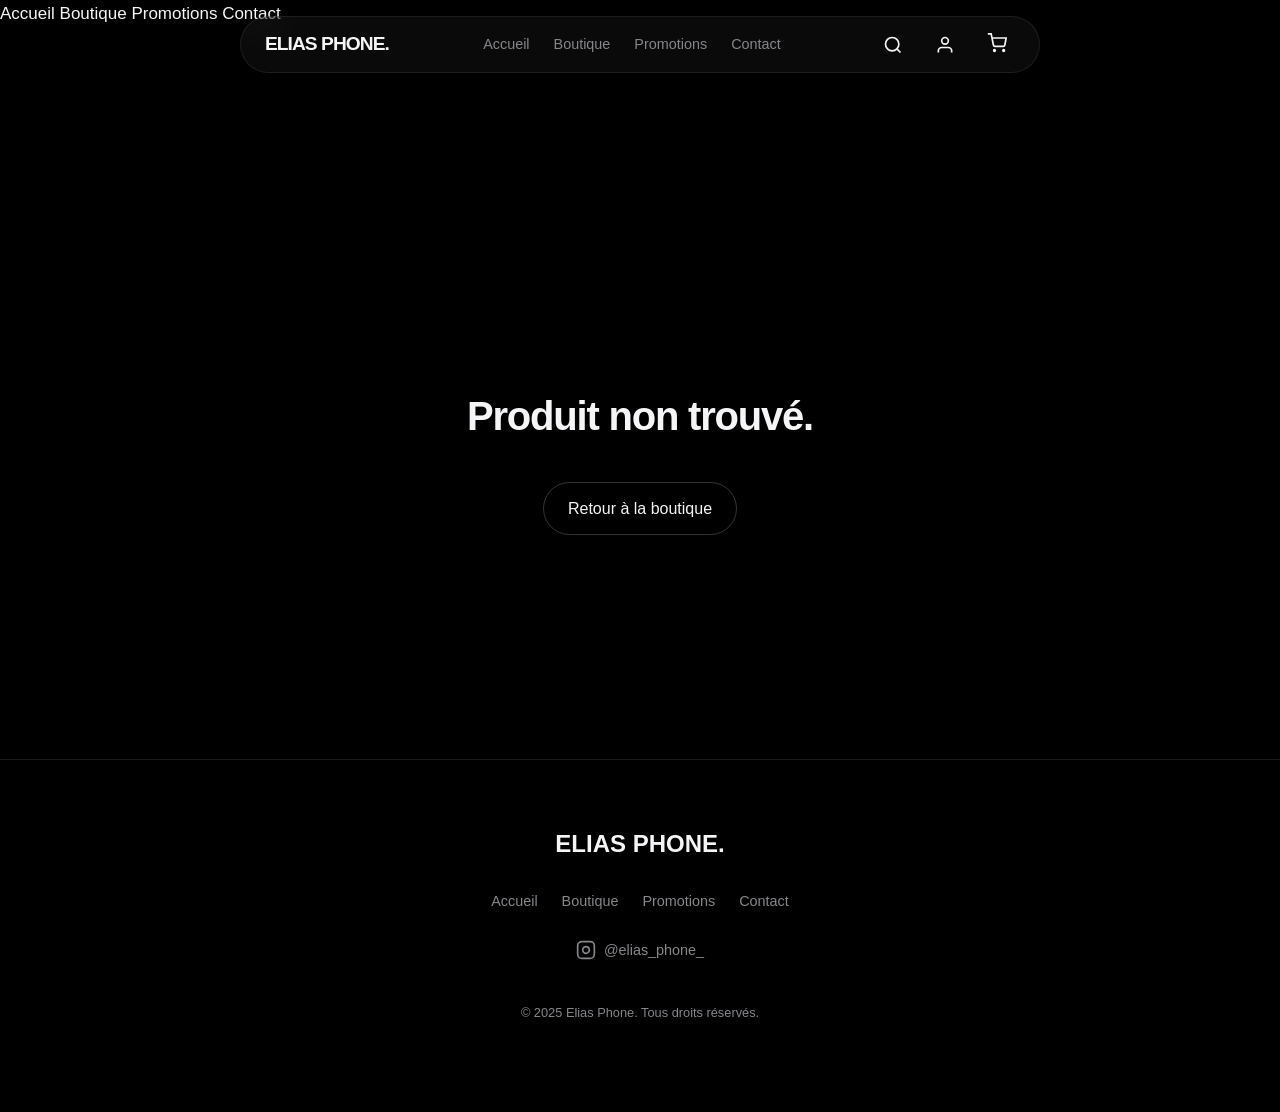
<file: product_detail.html>
<!DOCTYPE html>
<html lang="fr" >
<head>
    <meta charset="UTF-8">
    <meta name="viewport" content="width=device-width, initial-scale=1.0">
    <title>Détails du Produit | ELIAS PHONE</title>
    <meta name="description" content="Découvrez les caractéristiques détaillées de cet iPhone.">
    <link rel="stylesheet" href="css/styles.css">
    <style>
        .detail-container {
            display: grid;
            grid-template-columns: 1fr 1fr;
            gap: 4rem;
            padding-top: 10rem;
            align-items: start;
        }

        .detail-image-box {
            background: rgba(255, 255, 255, 0.03);
            border-radius: 32px;
            padding: 3rem;
            display: flex;
            justify-content: center;
            align-items: center;
            border: 1px solid var(--glass-border);
            position: sticky;
            top: 120px;
        }

        .detail-image-box img {
            max-width: 100%;
            height: 480px;
            object-fit: contain;
            filter: drop-shadow(0 20px 50px rgba(0,0,0,0.5));
        }

        .detail-info {
            padding: 1rem 0;
        }

        .detail-info h1 {
            font-size: 3.5rem;
            margin-bottom: 0.5rem;
            letter-spacing: -0.03em;
        }

        .detail-price {
            font-size: 2rem;
            font-weight: 700;
            color: var(--accent-blue);
            margin-bottom: 2rem;
        }

        .detail-description {
            font-size: 1.2rem;
            line-height: 1.6;
            color: var(--text-muted);
            margin-bottom: 3rem;
        }

        .specs-grid {
            display: grid;
            grid-template-columns: 1fr 1fr;
            gap: 1.5rem;
            margin-top: 3rem;
        }

        .spec-item {
            background: rgba(255, 255, 255, 0.05);
            padding: 1.5rem;
            border-radius: 20px;
            border: 1px solid var(--glass-border);
        }

        .spec-label {
            font-size: 0.8rem;
            color: var(--text-muted);
            text-transform: uppercase;
            letter-spacing: 1px;
            margin-bottom: 0.5rem;
        }

        .spec-value {
            font-size: 1.1rem;
            font-weight: 600;
        }

        @media (max-width: 968px) {
            .detail-container {
                grid-template-columns: 1fr;
                gap: 2rem;
            }
            .detail-image-box {
                position: static;
                padding: 1.5rem;
            }
            .detail-image-box img {
                height: 300px;
            }
        }

        .buttons-container {
            display: flex;
            flex-direction: row;
            gap: 16px;
            margin-top: 32px;
            width: 100%;
            align-items: stretch;
        }

        .btn-cart {
            flex: 1;
            padding: 18px 24px;
            font-size: 16px;
            font-weight: 600;
            border-radius: 14px;
            cursor: pointer;
            text-align: center;
            white-space: nowrap;
            background: #1c1c1e;
            color: #ffffff;
            border: 1px solid #3a3a3c;
            min-width: 0;
            width: auto;
            height: auto;
            display: flex;
            align-items: center;
            justify-content: center;
        }

        .btn-whatsapp {
            flex: 1;
            padding: 18px 24px;
            font-size: 16px;
            font-weight: 600;
            border-radius: 14px;
            cursor: pointer;
            text-align: center;
            white-space: nowrap;
            display: inline-flex;
            align-items: center;
            justify-content: center;
            text-decoration: none;
            background-color: #25D366;
            color: #fff;
        }

    </style>
</head>
<body>

    <!-- Navigation -->
    <nav class="navbar glass-panel">
        <div class="logo">
            <a href="index.html" style="font-weight: 700; font-size: 1.2rem; letter-spacing: -0.05em; color: var(--text-main);">
                ELIAS PHONE.
            </a>
        </div>
        <div class="nav-links">
            <a href="index.html" class="nav-link">Accueil</a>
            <a href="boutique.html" class="nav-link">Boutique</a>
            <a href="promotions.html" class="nav-link">Promotions</a>
            <a href="contact.html" class="nav-link">Contact</a>
        </div>
        <div class="nav-icons text-muted">
            <button id="hamburger" class="hamburger" aria-label="Menu">
                <span></span>
                <span></span>
                <span></span>
            </button>
            <button id="search-btn" class="icon-btn" aria-label="Rechercher">
                <svg width="20" height="20" viewBox="0 0 24 24" fill="none" stroke="currentColor" stroke-width="2">
                    <circle cx="11" cy="11" r="8"></circle>
                    <line x1="21" y1="21" x2="16.65" y2="16.65"></line>
                </svg>
            </button>
            <button id="profile-btn" class="icon-btn profile-icon-container" aria-label="Profil">
                <svg id="profile-svg" width="20" height="20" viewBox="0 0 24 24" fill="none" stroke="currentColor" stroke-width="2">
                    <path d="M20 21v-2a4 4 0 0 0-4-4H8a4 4 0 0 0-4 4v2"></path>
                    <circle cx="12" cy="7" r="4"></circle>
                </svg>
                <div id="profile-initial" class="profile-initial" style="display: none;"></div>
            </button>
            <button id="cart-btn" class="icon-btn" aria-label="Panier">
                <div class="cart-icon-wrapper" style="position: relative;">
                    <svg width="20" height="20" viewBox="0 0 24 24" fill="none" stroke="currentColor" stroke-width="2">
                        <circle cx="9" cy="21" r="1"></circle>
                        <circle cx="20" cy="21" r="1"></circle>
                        <path d="M1 1h4l2.68 13.39a2 2 0 0 0 2 1.61h9.72a2 2 0 0 0 2-1.61L23 6H6"></path>
                    </svg>
                    <span id="cart-badge" class="badge-count" style="display: none;">0</span>
                </div>
            </button>
        </div>
    </nav>

    <!-- Mobile Menu -->
    <div class="mobile-menu" id="mobile-menu">
        <div class="mobile-links">
            <a href="index.html" class="mobile-link">Accueil</a>
            <a href="boutique.html" class="mobile-link">Boutique</a>
            <a href="promotions.html" class="mobile-link">Promotions</a>
            <a href="contact.html" class="mobile-link">Contact</a>
        </div>
    </div>

    <main class="container">
        <div id="product-detail" class="detail-container">
            <!-- Dynamic Content Injected here -->
            <div style="padding: 10rem 0; text-align: center; grid-column: span 2;">
                <p class="text-muted">Chargement du produit...</p>
            </div>
        </div>
    </main>

    <!-- Footer -->
    <footer>
        <div class="container" style="display: flex; flex-direction: column; align-items: center; gap: 1.5rem;">
            <div style="font-weight: 700; font-size: 1.5rem; color: var(--text-main);">ELIAS PHONE.</div>
            <div class="nav-links">
                <a href="index.html" class="nav-link">Accueil</a>
                <a href="boutique.html" class="nav-link">Boutique</a>
                <a href="promotions.html" class="nav-link">Promotions</a>
                <a href="contact.html" class="nav-link">Contact</a>
            </div>
            <a href="https://instagram.com/elias_phone_" target="_blank" rel="noopener noreferrer" class="nav-link text-muted" style="display: flex; align-items: center; gap: 0.5rem;">
                <svg width="20" height="20" viewBox="0 0 24 24" fill="none" stroke="currentColor" stroke-width="2" aria-hidden="true">
                    <rect x="2" y="2" width="20" height="20" rx="5" ry="5"></rect>
                    <path d="M16 11.37A4 4 0 1 1 12.63 8 4 4 0 0 1 16 11.37z"></path>
                    <line x1="17.5" y1="6.5" x2="17.51" y2="6.5"></line>
                </svg>
                @elias_phone_
            </a>
            <p style="font-size: 0.8rem; margin-top: 1rem;">&copy; 2025 Elias Phone. Tous droits réservés.</p>
        </div>
    </footer>

    <!-- Scripts -->
    <script src="js/data.js"></script>
    <script src="js/main.js"></script>

    <!-- Overlays (Injected by common logic if possible, or added here for consistency) -->
    <!-- These are usually injected by update_html.js, but for clarity I'll add the necessary ones if not already in main.js logic -->
     <!-- Search Overlay -->
     <div id="search-overlay" class="search-overlay glass-panel">
        <div class="search-container">
            <input type="text" id="search-input" placeholder="Rechercher un iPhone..." autocomplete="off">
            <button id="close-search" class="icon-btn">✕</button>
        </div>
    </div>

    <!-- Cart Drawer -->
    <div id="cart-backdrop" class="modal-backdrop"></div>
    <div id="cart-drawer" class="cart-drawer glass-panel">
        <div class="cart-header">
            <h3>Votre Panier</h3>
            <button id="close-cart" class="icon-btn">✕</button>
        </div>
        <div id="cart-items" class="cart-items">
            <!-- Items injected by JS -->
        </div>
        <div class="cart-footer">
            <div class="cart-total">
                <span>Total:</span>
                <span id="cart-total-price" class="tabular-nums">0 MAD</span>
            </div>
            <button id="checkout-btn" class="btn btn-primary" style="width: 100%;">Passer la commande</button>
        </div>
    </div>
    
    <!-- Profile/Auth Modal -->
    <div id="profile-backdrop" class="modal-backdrop"></div>
    <div id="profile-modal" class="profile-modal glass-panel">
        <button id="close-profile" class="icon-btn close-modal">✕</button>
        <div class="modal-tabs">
            <button class="tab-btn active" data-tab="login">Connexion</button>
            <button class="tab-btn" data-tab="register">Inscription</button>
        </div>
        
        <!-- Login Form -->
        <form id="login-form" class="auth-form active">
            <div class="form-group">
                <label for="login-email">Email</label>
                <input type="email" id="login-email" required>
            </div>
            <div class="form-group">
                <label for="login-pass">Mot de passe</label>
                <input type="password" id="login-pass" required>
            </div>
            <button type="submit" class="btn btn-primary" style="width: 100%;">Se connecter</button>
        </form>
        
        <!-- Register Form -->
        <form id="register-form" class="auth-form" style="display: none;">
            <div class="form-group">
                <label for="reg-name">Nom complet</label>
                <input type="text" id="reg-name" required>
            </div>
            <div class="form-group">
                <label for="reg-email">Email</label>
                <input type="email" id="reg-email" required>
            </div>
            <div class="form-group">
                <label for="reg-pass">Mot de passe</label>
                <input type="password" id="reg-pass" required>
            </div>
            <button type="submit" class="btn btn-primary" style="width: 100%;">Créer un compte</button>
        </form>

        <div id="logged-in-view" style="display: none; text-align: center; padding: 2rem 0;">
            <div id="user-avatar-large" style="width: 60px; height: 60px; border-radius: 50%; background: #007aff; color: white; display: flex; align-items: center; justify-content: center; font-size: 2rem; font-weight: bold; margin: 0 auto 1rem;">M</div>
            <h3 id="user-greeting" style="margin-bottom: 2rem;">Bonjour!</h3>
            <button id="logout-btn" class="btn btn-outline" style="width: 100%; border-color: #ff3b30; color: #ff3b30;">Déconnexion</button>
        </div>
    </div>
</body>
</html>
</file>
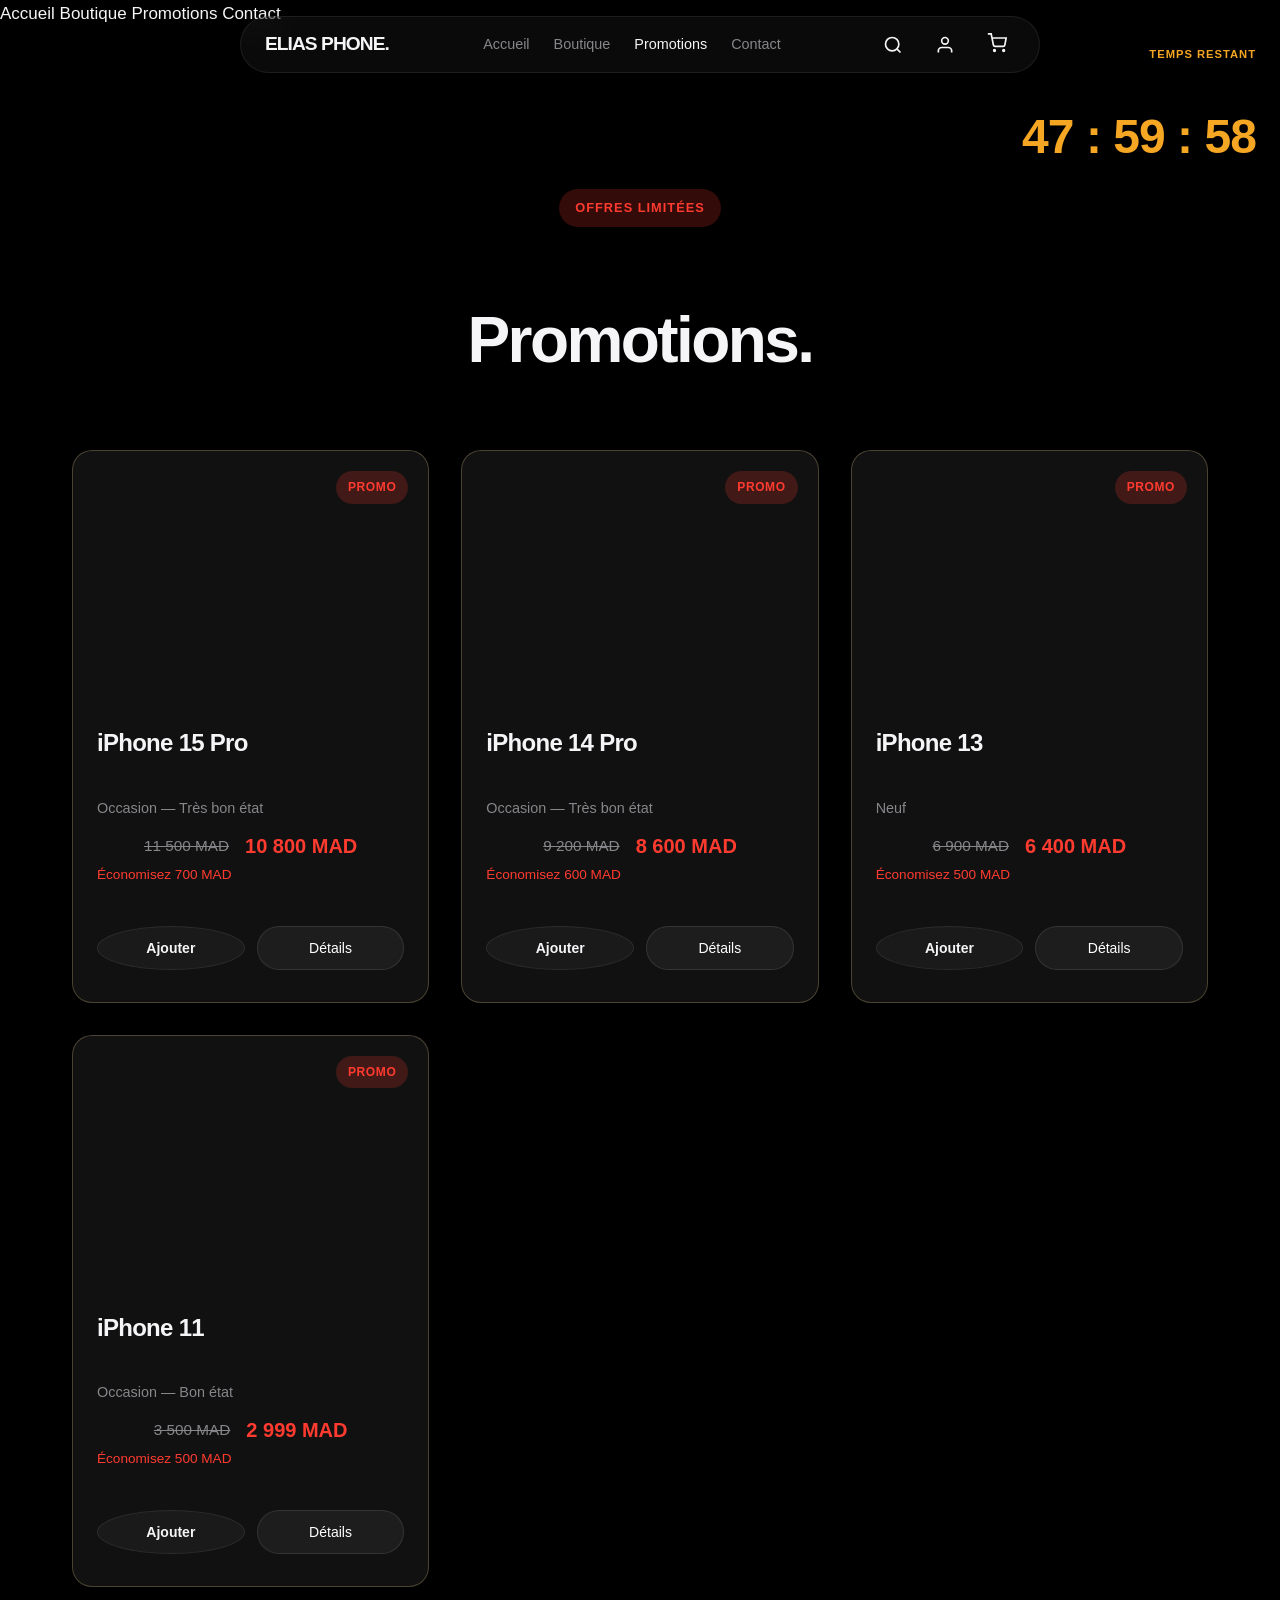
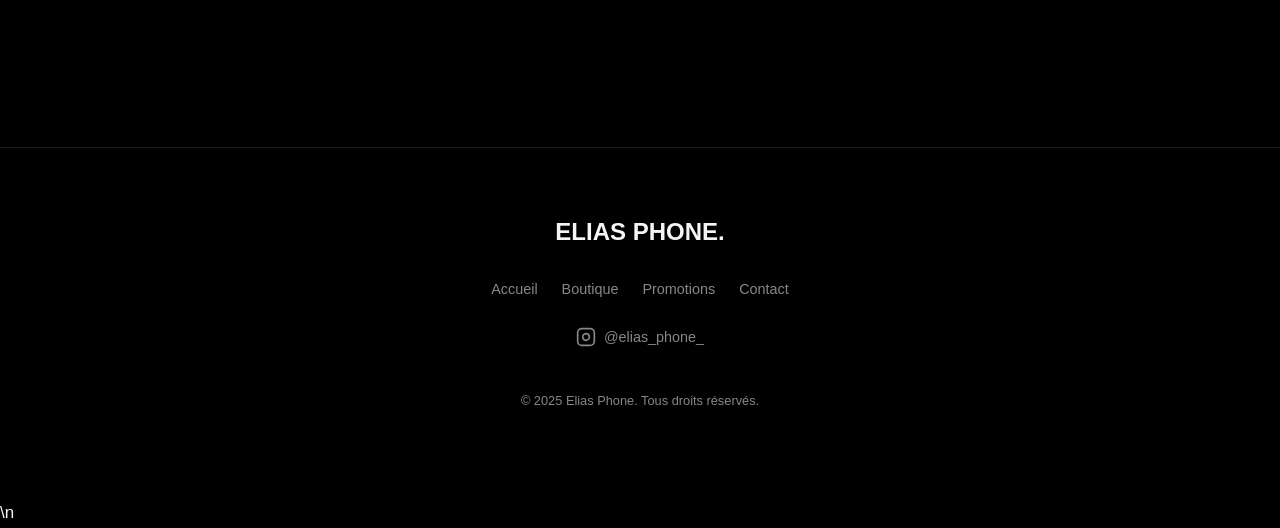
<file: promotions.html>
<!DOCTYPE html>
<html lang="fr" >
<head>
    <meta charset="UTF-8">
    <meta name="viewport" content="width=device-width, initial-scale=1.0">
    <title>Promotions | ELIAS PHONE</title>
    <meta name="description" content="Profitez d'offres exceptionnelles sur nos iPhones pour un temps limité.">
    <link rel="stylesheet" href="css/styles.css">
</head>
<body>

    <!-- Navigation -->
    <nav class="navbar glass-panel">
        <div class="logo">
            <a href="index.html" style="font-weight: 700; font-size: 1.2rem; letter-spacing: -0.05em; color: var(--text-main);">
                ELIAS PHONE.
            </a>
        </div>
        <div class="nav-links">
            <a href="index.html" class="nav-link">Accueil</a>
            <a href="boutique.html" class="nav-link">Boutique</a>
            <a href="promotions.html" class="nav-link active">Promotions</a>
            <a href="contact.html" class="nav-link">Contact</a>
        </div>
        <div class="nav-icons text-muted">
            <button id="hamburger" class="hamburger" aria-label="Menu">
                <span></span>
                <span></span>
                <span></span>
            </button>
            <button id="search-btn" class="icon-btn" aria-label="Rechercher">
                <svg width="20" height="20" viewBox="0 0 24 24" fill="none" stroke="currentColor" stroke-width="2">
                    <circle cx="11" cy="11" r="8"></circle>
                    <line x1="21" y1="21" x2="16.65" y2="16.65"></line>
                </svg>
            </button>
            <button id="profile-btn" class="icon-btn profile-icon-container" aria-label="Profil">
                <svg id="profile-svg" width="20" height="20" viewBox="0 0 24 24" fill="none" stroke="currentColor" stroke-width="2">
                    <path d="M20 21v-2a4 4 0 0 0-4-4H8a4 4 0 0 0-4 4v2"></path>
                    <circle cx="12" cy="7" r="4"></circle>
                </svg>
                <div id="profile-initial" class="profile-initial" style="display: none;"></div>
            </button>
            <button id="cart-btn" class="icon-btn" aria-label="Panier">
                <div class="cart-icon-wrapper" style="position: relative;">
                    <svg width="20" height="20" viewBox="0 0 24 24" fill="none" stroke="currentColor" stroke-width="2">
                        <circle cx="9" cy="21" r="1"></circle>
                        <circle cx="20" cy="21" r="1"></circle>
                        <path d="M1 1h4l2.68 13.39a2 2 0 0 0 2 1.61h9.72a2 2 0 0 0 2-1.61L23 6H6"></path>
                    </svg>
                    <span id="cart-badge" class="badge-count" style="display: none;">0</span>
                </div>
            </button>
        </div>
    </nav>

    <!-- Mobile Menu -->
    <div class="mobile-menu" id="mobile-menu">
        <div class="mobile-links">
            <a href="index.html" class="mobile-link">Accueil</a>
            <a href="boutique.html" class="mobile-link">Boutique</a>
            <a href="promotions.html" class="mobile-link active">Promotions</a>
            <a href="contact.html" class="mobile-link">Contact</a>
        </div>
    </div>

    <header style="padding-top: 10rem; padding-bottom: 2rem; text-align: center; position: relative;">
        <!-- Countdown Widget -->
        <div class="countdown-box scroll-reveal" aria-live="polite">
            <span class="countdown-label">Temps Restant</span>
            <span id="countdown-timer" class="countdown-timer tabular-nums">48 : 00 : 00</span>
        </div>
        
        <div style="display: inline-block; padding: 0.5rem 1rem; border-radius: 999px; background: rgba(255, 59, 48, 0.2); color: #ff3b30; font-size: 0.8rem; font-weight: 700; letter-spacing: 1px; margin-bottom: 1rem;" class="scroll-reveal">OFFRES LIMITÉES</div>
        <h1 class="scroll-reveal" style="font-size: clamp(2.5rem, 5vw, 4rem); transition-delay: 0.1s">Promotions.</h1>
    </header>

    <main class="container" style="padding-bottom: 6rem;">
        
        <!-- Promotions Grid -->
        <div class="grid-3 scroll-reveal" style="transition-delay: 0.2s">

            <!-- Promo iPhone 15 Pro -->
            <article class="product-card glass-panel" style="border: 1px solid rgba(206, 179, 127, 0.3);">
                <span class="badge badge-promo">PROMO</span>
                <img src="https://fdn2.gsmarena.com/vv/pics/apple/apple-iphone-15-pro-1.jpg" alt="iPhone 15 Pro" class="product-image" loading="lazy" style="width:100%;height:220px;object-fit:contain;" onerror="this.src='https://via.placeholder.com/300x400?text=iPhone'">
                <h2 style="font-size: 1.5rem;">iPhone 15 Pro</h2>
                <div class="text-muted tabular-nums" style="font-size: 0.9rem; margin-bottom: 0.5rem;">Occasion — Très bon état</div>
                
                <div class="price-promo tabular-nums">
                    <span class="price-old">11 500 MAD</span>
                    <span class="product-price" style="margin: 0; color: #ff3b30;">10 800 MAD</span>
                </div>
                <div class="price-savings tabular-nums" style="margin-bottom: 1rem;">Économisez 700 MAD</div>
                
                <div class="product-actions">
                    <button class="btn-gold add-to-cart-btn" data-name="iPhone 15 Pro (Promo)" data-price="10 800 MAD">Ajouter</button>
                    <button onclick="selectProduct({
                        name: 'iPhone 15 Pro',
                        storage: '128GB',
                        color: 'Titane Naturel',
                        price: 10800,
                        etat: 'Occasion — Très bon état',
                        image: 'https://fdn2.gsmarena.com/vv/pics/apple/apple-iphone-15-pro-1.jpg',
                        battery: 90,
                        processor: 'A17 Pro',
                        camera: '48MP Triple'
                    })" class="btn-ghost">Détails</button>
                </div>
            </article>

            <!-- Promo iPhone 14 Pro -->
            <article class="product-card glass-panel" style="border: 1px solid rgba(206, 179, 127, 0.3);">
                <span class="badge badge-promo">PROMO</span>
                <img src="https://fdn2.gsmarena.com/vv/pics/apple/apple-iphone-14-pro-1.jpg" alt="iPhone 14 Pro" class="product-image" loading="lazy" style="width:100%;height:220px;object-fit:contain;" onerror="this.src='https://via.placeholder.com/300x400?text=iPhone'">
                <h2 style="font-size: 1.5rem;">iPhone 14 Pro</h2>
                <div class="text-muted tabular-nums" style="font-size: 0.9rem; margin-bottom: 0.5rem;">Occasion — Très bon état</div>
                
                <div class="price-promo tabular-nums">
                    <span class="price-old">9 200 MAD</span>
                    <span class="product-price" style="margin: 0; color: #ff3b30;">8 600 MAD</span>
                </div>
                <div class="price-savings tabular-nums" style="margin-bottom: 1rem;">Économisez 600 MAD</div>
                
                <div class="product-actions">
                    <button class="btn-gold add-to-cart-btn" data-name="iPhone 14 Pro (Promo)" data-price="8 600 MAD">Ajouter</button>
                    <button onclick="selectProduct({
                        name: 'iPhone 14 Pro',
                        storage: '128GB',
                        color: 'Noir Sidéral',
                        price: 8600,
                        etat: 'Occasion — Très bon état',
                        image: 'https://fdn2.gsmarena.com/vv/pics/apple/apple-iphone-14-pro-1.jpg',
                        battery: 88,
                        processor: 'A16 Bionic',
                        camera: '48MP Triple'
                    })" class="btn-ghost">Détails</button>
                </div>
            </article>

            <!-- Promo iPhone 13 -->
            <article class="product-card glass-panel" style="border: 1px solid rgba(206, 179, 127, 0.3);">
                <span class="badge badge-promo">PROMO</span>
                <img src="https://fdn2.gsmarena.com/vv/pics/apple/apple-iphone-13-1.jpg" alt="iPhone 13" class="product-image" loading="lazy" style="width:100%;height:220px;object-fit:contain;" onerror="this.src='https://via.placeholder.com/300x400?text=iPhone'">
                <h2 style="font-size: 1.5rem;">iPhone 13</h2>
                <div class="text-muted tabular-nums" style="font-size: 0.9rem; margin-bottom: 0.5rem;">Neuf</div>
                
                <div class="price-promo tabular-nums">
                    <span class="price-old">6 900 MAD</span>
                    <span class="product-price" style="margin: 0; color: #ff3b30;">6 400 MAD</span>
                </div>
                <div class="price-savings tabular-nums" style="margin-bottom: 1rem;">Économisez 500 MAD</div>
                
                <div class="product-actions">
                    <button class="btn-gold add-to-cart-btn" data-name="iPhone 13 (Promo)" data-price="6 400 MAD">Ajouter</button>
                    <button onclick="selectProduct({
                        name: 'iPhone 13',
                        storage: '128GB',
                        color: 'Bleu',
                        price: 6400,
                        etat: 'Neuf',
                        image: 'https://fdn2.gsmarena.com/vv/pics/apple/apple-iphone-13-1.jpg',
                        battery: 100,
                        processor: 'A15 Bionic',
                        camera: '12MP Double'
                    })" class="btn-ghost">Détails</button>
                </div>
            </article>

            <!-- Promo iPhone 11 -->
            <article class="product-card glass-panel" style="border: 1px solid rgba(206, 179, 127, 0.3);">
                <span class="badge badge-promo">PROMO</span>
                <img src="https://fdn2.gsmarena.com/vv/pics/apple/apple-iphone-11-1.jpg" alt="iPhone 11" class="product-image" loading="lazy" style="width:100%;height:220px;object-fit:contain;" onerror="this.src='https://via.placeholder.com/300x400?text=iPhone'">
                <h2 style="font-size: 1.5rem;">iPhone 11</h2>
                <div class="text-muted tabular-nums" style="font-size: 0.9rem; margin-bottom: 0.5rem;">Occasion — Bon état</div>
                
                <div class="price-promo tabular-nums">
                    <span class="price-old">3 500 MAD</span>
                    <span class="product-price" style="margin: 0; color: #ff3b30;">2 999 MAD</span>
                </div>
                <div class="price-savings tabular-nums" style="margin-bottom: 1rem;">Économisez 500 MAD</div>
                
                <div class="product-actions">
                    <button class="btn-gold add-to-cart-btn" data-name="iPhone 11 (Promo)" data-price="2 999 MAD">Ajouter</button>
                    <button onclick="selectProduct({
                        name: 'iPhone 11',
                        storage: '64GB',
                        color: 'Blanc',
                        price: 2999,
                        etat: 'Occasion — Bon état',
                        image: 'https://fdn2.gsmarena.com/vv/pics/apple/apple-iphone-11-1.jpg',
                        battery: 85,
                        processor: 'A13 Bionic',
                        camera: '12MP Double'
                    })" class="btn-ghost">Détails</button>
                </div>
            </article>

        </div>
    </main>

    <!-- Footer -->
    <footer>
        <div class="container" style="display: flex; flex-direction: column; align-items: center; gap: 1.5rem;">
            <div style="font-weight: 700; font-size: 1.5rem; color: var(--text-main);">ELIAS PHONE.</div>
            <div class="nav-links">
                <a href="index.html" class="nav-link">Accueil</a>
                <a href="boutique.html" class="nav-link">Boutique</a>
                <a href="promotions.html" class="nav-link">Promotions</a>
                <a href="contact.html" class="nav-link">Contact</a>
            </div>
            <a href="https://instagram.com/elias_phone_" target="_blank" rel="noopener noreferrer" class="nav-link text-muted" style="display: flex; align-items: center; gap: 0.5rem;">
                <svg width="20" height="20" viewBox="0 0 24 24" fill="none" stroke="currentColor" stroke-width="2" aria-hidden="true">
                    <rect x="2" y="2" width="20" height="20" rx="5" ry="5"></rect>
                    <path d="M16 11.37A4 4 0 1 1 12.63 8 4 4 0 0 1 16 11.37z"></path>
                    <line x1="17.5" y1="6.5" x2="17.51" y2="6.5"></line>
                </svg>
                @elias_phone_
            </a>
            <p style="font-size: 0.8rem; margin-top: 1rem;">&copy; 2025 Elias Phone. Tous droits réservés.</p>
        </div>
    </footer>

    <script src="js/main.js"></script>

    <!-- Overlays -->
    <!-- Search Overlay -->
    <div id="search-overlay" class="search-overlay glass-panel">
        <div class="search-container">
            <input type="text" id="search-input" placeholder="Rechercher un iPhone..." autocomplete="off">
            <button id="close-search" class="icon-btn">✕</button>
        </div>
    </div>

    <!-- Cart Drawer -->
    <div id="cart-backdrop" class="modal-backdrop"></div>
    <div id="cart-drawer" class="cart-drawer glass-panel">
        <div class="cart-header">
            <h3>Votre Panier</h3>
            <button id="close-cart" class="icon-btn">✕</button>
        </div>
        <div id="cart-items" class="cart-items">
            <!-- Items injected by JS -->
        </div>
        <div class="cart-footer">
            <div class="cart-total">
                <span>Total:</span>
                <span id="cart-total-price" class="tabular-nums">0 MAD</span>
            </div>
            <button id="checkout-btn" class="btn-primary btn-block">Passer la commande</button>
        </div>
    </div>
    
    <!-- Profile/Auth Modal -->
    <div id="profile-backdrop" class="modal-backdrop"></div>
    <div id="profile-modal" class="profile-modal glass-panel">
        <button id="close-profile" class="icon-btn close-modal">✕</button>
        <div class="modal-tabs">
            <button class="tab-btn active" data-tab="login">Connexion</button>
            <button class="tab-btn" data-tab="register">Inscription</button>
        </div>
        
        <!-- Login Form -->
        <form id="login-form" class="auth-form active">
            <div class="form-group">
                <label for="login-email">Email</label>
                <input type="email" id="login-email" required>
            </div>
            <div class="form-group">
                <label for="login-pass">Mot de passe</label>
                <input type="password" id="login-pass" required>
            </div>
            <button type="submit" class="btn-primary btn-block">Se connecter</button>
        </form>
        
        <!-- Register Form -->
        <form id="register-form" class="auth-form" style="display: none;">
            <div class="form-group">
                <label for="reg-name">Nom complet</label>
                <input type="text" id="reg-name" required>
            </div>
            <div class="form-group">
                <label for="reg-email">Email</label>
                <input type="email" id="reg-email" required>
            </div>
            <div class="form-group">
                <label for="reg-pass">Mot de passe</label>
                <input type="password" id="reg-pass" required>
            </div>
            <button type="submit" class="btn-primary btn-block">Créer un compte</button>
        </form>

        <div id="logged-in-view" style="display: none; text-align: center; padding: 2rem 0;">
            <div id="user-avatar-large" style="width: 60px; height: 60px; border-radius: 50%; background: #007aff; color: white; display: flex; align-items: center; justify-content: center; font-size: 2rem; font-weight: bold; margin: 0 auto 1rem;">M</div>
            <h3 id="user-greeting" style="margin-bottom: 2rem;">Bonjour!</h3>
            <button id="logout-btn" class="btn-ghost btn-block" style="border-color: #ff3b30; color: #ff3b30;">Déconnexion</button>
        </div>
    </div>
\n</body>
</html>
</file>
<file: css/styles.css>
:root {
  color-scheme: dark;
  --bg-color: #000000;
  --text-main: #f5f5f7;
  --text-muted: #86868b;
  --accent-blue: #0071e3;
  --accent-gold: #f5a623;
  --glass-bg: rgba(255, 255, 255, 0.04);
  --glass-border: rgba(255, 255, 255, 0.08);
  --glass-blur: blur(20px);
  --card-bg: #111111;
  --font-family: -apple-system, BlinkMacSystemFont, "SF Pro Display", "Segoe UI", Roboto, Helvetica, Arial, sans-serif;
}

*, *::before, *::after {
  box-sizing: border-box;
}

html, body {
  margin: 0;
  padding: 0;
  overflow-x: hidden;
}

body {
  background-color: var(--bg-color);
  color: var(--text-main);
  font-family: var(--font-family);
  -webkit-font-smoothing: antialiased;
  -moz-osx-font-smoothing: grayscale;
  line-height: 1.7;
  font-size: 17px;
}

/* Typography Tools */
h1 {
  font-size: clamp(64px, 8vw, 120px);
  font-weight: 700;
  letter-spacing: -0.04em;
  margin-bottom: 1.5rem;
  text-wrap: balance;
}

h2 {
  font-size: clamp(40px, 5vw, 72px);
  font-weight: 600;
  letter-spacing: -0.03em;
  margin-bottom: 2rem;
  text-wrap: balance;
}

h3, h4, h5, h6 {
  margin: 0 0 1rem;
  font-weight: 600;
  letter-spacing: -0.02em;
  text-wrap: balance;
}

p {
  margin: 0 0 1.5rem;
}

.tabular-nums {
  font-variant-numeric: tabular-nums;
}

.text-muted {
  color: var(--text-muted);
}

.text-center {
  text-align: center;
}

/* Links & Buttons */
a {
  color: inherit;
  text-decoration: none;
  transition: all 0.3s cubic-bezier(0.4, 0, 0.2, 1);
}

button {
  font-family: inherit;
  cursor: pointer;
  border: none;
  background: none;
}

:focus-visible {
  outline: 2px solid var(--accent-blue);
  outline-offset: 2px;
  border-radius: 4px;
}

/* Buttons System */
.btn-primary, .btn-ghost, .btn-whatsapp, .btn-outline, .btn {
  display: inline-flex;
  align-items: center;
  justify-content: center;
  padding: 12px 24px;
  border-radius: 980px;
  font-weight: 500;
  font-size: 16px;
  transition: all 0.3s cubic-bezier(0.4, 0, 0.2, 1);
  touch-action: manipulation;
  gap: 0.5rem;
  cursor: pointer;
  text-decoration: none;
}

.btn-primary {
  background: var(--accent-blue);
  color: #fff;
  border: none;
}
.btn-primary:hover {
  background: #0077ed;
  transform: scale(1.02);
}

.btn-ghost {
  background: rgba(255, 255, 255, 0.05);
  color: #fff;
  border: 1px solid rgba(255, 255, 255, 0.1);
}
.btn-ghost:hover {
  background: rgba(255, 255, 255, 0.1);
  border-color: rgba(255, 255, 255, 0.2);
  transform: scale(1.02);
}

.btn-whatsapp {
  background: #25d366;
  color: #fff;
  border: none;
}
.btn-whatsapp:hover {
  background: #23c55f;
  transform: scale(1.02);
  box-shadow: 0 10px 20px rgba(37, 211, 102, 0.2);
}

.btn-gold {
  background: var(--accent-gold);
  color: #000;
  border: none;
  font-weight: 600;
}
.btn-gold:hover {
  background: #e5991d;
  transform: scale(1.02);
}

.btn-outline {
  background: transparent;
  border: 1px solid rgba(255, 255, 255, 0.2);
  color: var(--text-main);
}
.featured-card .btn-ajouter {
  background: transparent;
  color: #f5f5f7;
  border: 1px solid rgba(255,255,255,0.3);
  border-radius: 980px;
  padding: 10px 22px;
  font-size: 15px;
  font-weight: 500;
  cursor: pointer;
  transition: all 0.2s;
}
.featured-card .btn-ajouter:hover {
  background: rgba(255,255,255,0.1);
}
.featured-card .btn-details {
  background: #f5f5f7;
  color: #000;
  border: none;
  border-radius: 980px;
  padding: 10px 22px;
  font-size: 15px;
  font-weight: 500;
  cursor: pointer;
  transition: all 0.2s;
}
.featured-card .btn-details:hover {
  background: #e0e0e0;
}
.featured-card .card-buttons {
  display: flex;
  gap: 12px;
  margin-top: 20px;
}

.product-actions {
  display: flex !important;
  flex-direction: row !important;
  gap: 12px !important;
  margin-top: 1.5rem !important;
  width: 100% !important;
}

.product-actions .btn,
.product-actions button {
  flex: 1 !important;
  padding: 12px 10px !important;
  font-size: 14px !important;
  white-space: nowrap !important;
}

/* Glass UI */
.glass-panel {
  background: var(--glass-bg);
  backdrop-filter: var(--glass-blur);
  -webkit-backdrop-filter: var(--glass-blur);
  border: 1px solid var(--glass-border);
  border-radius: 20px;
  transition: all 0.3s cubic-bezier(0.4, 0, 0.2, 1);
}

/* Navigation */
.navbar {
  position: fixed;
  top: 1rem;
  left: 50%;
  transform: translateX(-50%);
  z-index: 1000;
  display: flex;
  align-items: center;
  justify-content: space-between;
  padding: 0.5rem 1.5rem;
  width: 90%;
  max-width: 800px;
  border-radius: 999px;
}

.hamburger {
  display: none;
}

.nav-links {
  display: flex;
  gap: 1.5rem;
}
.nav-link {
  font-size: 0.9rem;
  font-weight: 500;
  color: var(--text-muted);
}
.nav-link:hover, .nav-link.active {
  color: var(--text-main);
}
.nav-icons {
  display: flex;
  gap: 1rem;
}

/* Layout Utilities */
.container {
  width: 100%;
  max-width: 1200px;
  margin: 0 auto;
  padding: 0 2rem;
}

section {
  padding: 6rem 0;
}

/* Grid Layouts */
.grid-3 {
  display: grid;
  grid-template-columns: repeat(3, 1fr);
  gap: 2rem;
}

@media (max-width: 900px) {
  .grid-3 {
    grid-template-columns: repeat(2, 1fr);
  }
}
@media (max-width: 600px) {
  .grid-3 {
    grid-template-columns: 1fr;
  }
  .navbar {
    width: 95%;
    padding: 0.5rem 1rem;
  }
  .nav-links {
    display: none; /* simple mobile handling for now */
  }
}

/* Hero Section */

.hero h1 {
  font-size: clamp(64px, 8vw, 120px);
  line-height: 1.05;
  background: linear-gradient(180deg, #fff 50%, #86868b 100%);
  -webkit-background-clip: text;
  background-clip: text;
  -webkit-text-fill-color: transparent;
  margin-bottom: 1.5rem;
  letter-spacing: -0.04em;
}
.hero-subtitle {
  font-size: clamp(1.2rem, 3vw, 1.8rem);
  color: var(--text-muted);
  max-width: 700px;
  margin: 0 auto 3rem;
  line-height: 1.6;
}
.hero-actions {
  display: flex;
  gap: 1.5rem;
  justify-content: center;
  flex-wrap: wrap;
}

/* Product Cards */
.product-card {
  background: var(--card-bg);
  border: 1px solid var(--glass-border);
  border-radius: 20px;
  padding: 32px 24px;
  display: flex;
  flex-direction: column;
  transition: transform 0.4s cubic-bezier(0.2, 1, 0.2, 1), box-shadow 0.4s cubic-bezier(0.2, 1, 0.2, 1);
  position: relative;
  overflow: hidden;
  height: 100%;
}

.product-card:hover {
  transform: translateY(-8px);
  box-shadow: 0 20px 60px rgba(0,0,0,0.5);
  border-color: rgba(255,255,255,0.15);
}

.product-image-area {
  background: #1a1a1a;
  border-radius: 16px;
  padding: 24px;
  margin-bottom: 24px;
  display: flex;
  align-items: center;
  justify-content: center;
  min-height: 240px;
}

.product-image {
  max-width: 100%;
  height: auto;
  object-fit: contain;
  transition: transform 0.5s ease;
}

.product-card:hover .product-image {
  transform: scale(1.05);
}

.badge {
  position: absolute;
  top: 20px;
  right: 20px;
  font-size: 12px;
  font-weight: 700;
  padding: 6px 12px;
  border-radius: 980px;
  text-transform: uppercase;
  letter-spacing: 0.05em;
  z-index: 2;
}

.badge-new {
  background: rgba(0, 113, 227, 0.1);
  color: var(--accent-blue);
  border: 1px solid rgba(0, 113, 227, 0.2);
}

.badge-used {
  background: rgba(255, 255, 255, 0.05);
  color: var(--text-muted);
  border: 1px solid rgba(255, 255, 255, 0.1);
}

.badge-promo {
  background: rgba(255, 59, 48, 0.2);
  color: #ff3b30;
}
.product-price {
  font-size: 1.25rem;
  font-weight: 600;
  margin: 1rem 0;
}
.price-promo {
  display: flex;
  gap: 0.5rem;
  align-items: center;
  justify-content: center;
}
.price-old {
  text-decoration: line-through;
  color: var(--text-muted);
  font-size: 1rem;
}
.price-savings {
  color: #ff3b30;
  font-size: 0.85rem;
  font-weight: 500;
}

.product-card-actions {
  display: flex;
  gap: 0.5rem;
  width: 100%;
  margin-top: auto;
}

.product-card-actions .btn {
  flex: 1;
  padding: 0.6rem 1rem;
  font-size: 0.9rem;
}

.add-to-cart-btn {
  width: 44px;
  height: 44px;
  display: flex;
  align-items: center;
  justify-content: center;
  border-radius: 50%;
  background: var(--glass-bg);
  border: 1px solid var(--glass-border);
  color: var(--text-main);
  transition: all 0.2s ease;
  flex: none !important; /* Overwrite flex: 1 if it's a btn class */
}

.add-to-cart-btn:hover {
  background: var(--accent-blue);
  border-color: var(--accent-blue);
  transform: scale(1.1);
}

/* Why Us Section */
.feature-card {
  padding: 2rem;
  display: flex;
  flex-direction: column;
  align-items: center;
  text-align: center;
  gap: 1rem;
}
.feature-icon {
  font-size: 2.5rem;
  margin-bottom: 0.5rem;
}

/* Footer */
footer {
  border-top: 1px solid var(--glass-border);
  padding: 3rem 0;
  margin-top: 4rem;
  text-align: center;
  color: var(--text-muted);
}

/* Filter Bar */
.filter-bar {
  margin-bottom: 3rem;
  padding: 1.5rem;
  display: flex;
  flex-direction: column;
  gap: 1.5rem;
}
.filter-group {
  display: flex;
  align-items: center;
  gap: 1rem;
  flex-wrap: wrap;
  border: none;
  padding: 0;
  margin: 0;
}
.filter-label {
  font-size: 0.85rem;
  font-weight: 600;
  color: var(--text-muted);
  text-transform: uppercase;
  min-width: 100px;
}
.filter-pill {
  position: relative;
  cursor: pointer;
}
.filter-pill input {
  position: absolute;
  opacity: 0;
  width: 100%;
  height: 100%;
  cursor: pointer;
}
.filter-pill-text {
  display: inline-block;
  padding: 0.5rem 1rem;
  border-radius: 999px;
  background: rgba(255,255,255,0.05);
  font-size: 0.9rem;
  transition: background-color 0.2s ease, color 0.2s ease;
}
.filter-pill input:checked ~ .filter-pill-text {
  background: var(--text-main);
  color: var(--bg-color);
  font-weight: 500;
}
.filter-pill input:focus-visible ~ .filter-pill-text {
  outline: 2px solid var(--accent-blue);
  outline-offset: 2px;
}

/* Forms */
.form-group {
  margin-bottom: 1.5rem;
  position: relative;
  display: flex;
  flex-direction: column;
}
.form-group-within:focus-within label {
  color: var(--accent-blue);
}
label {
  font-size: 0.9rem;
  font-weight: 500;
  margin-bottom: 0.5rem;
  color: var(--text-muted);
  transition: color 0.2s ease;
}
input[type="text"],
input[type="tel"],
select,
textarea {
  width: 100%;
  padding: 1rem;
  background: rgba(255, 255, 255, 0.03);
  border: 1px solid var(--glass-border);
  border-radius: 12px;
  color: var(--text-main);
  font-family: inherit;
  font-size: 1rem;
  transition: border-color 0.2s ease, background-color 0.2s ease;
}
input:focus-visible,
select:focus-visible,
textarea:focus-visible {
  outline: none;
  border-color: var(--accent-blue);
  background: rgba(255, 255, 255, 0.06);
}
.error-msg {
  color: #ff3b30;
  font-size: 0.8rem;
  margin-top: 0.5rem;
  display: none;
}
input:invalid:not(:placeholder-shown) {
  border-color: #ff3b30;
}
input:invalid:not(:placeholder-shown) ~ .error-msg {
  display: block;
}

/* Animations */
.scroll-reveal {
  opacity: 0;
  transform: translateY(20px);
  transition: opacity 0.8s ease, transform 0.8s ease;
}
.scroll-reveal.visible {
  opacity: 1;
  transform: translateY(0);
}
@media (prefers-reduced-motion: reduce) {
  .scroll-reveal {
    transition: none;
    opacity: 1;
    transform: none;
  }
}

/* Countdowns */
.countdown-box {
  position: absolute;
  top: 1rem;
  right: 1.5rem;
  display: flex;
  flex-direction: column;
  align-items: flex-end;
}
.countdown-label {
  font-size: 0.7rem;
  text-transform: uppercase;
  font-weight: 600;
  color: var(--accent-gold);
  letter-spacing: 1px;
}
.countdown-timer {
  font-size: 1.5rem;
  font-weight: 700;
  color: var(--text-main);
}

/* 
===============================================
   NEW FEATURE STYLES: SEARCH, CART, PROFILE
===============================================
*/

.icon-btn {
    background: transparent;
    border: none;
    color: var(--text-main);
    cursor: pointer;
    padding: 0.5rem;
    display: flex;
    align-items: center;
    justify-content: center;
    border-radius: 50%;
    transition: background 0.2s, transform 0.2s;
}
.icon-btn:hover {
    background: rgba(255, 255, 255, 0.1);
    transform: scale(1.05);
}

.profile-icon-container {
    position: relative;
}
.profile-initial {
    width: 20px;
    height: 20px;
    background-color: #0A84FF;
    color: white;
    border-radius: 50%;
    font-size: 0.75rem;
    font-weight: bold;
    display: flex;
    align-items: center;
    justify-content: center;
}

.badge-count {
    position: absolute;
    top: -5px;
    right: -8px;
    background-color: #FF453A;
    color: white;
    font-size: 0.7rem;
    font-weight: bold;
    padding: 2px 6px;
    border-radius: 10px;
    min-width: 18px;
    text-align: center;
}

/* SEARCH OVERLAY */
.search-overlay {
    position: fixed;
    top: -100px;
    left: 0;
    width: 100%;
    padding: 1.5rem 0;
    z-index: 99;
    display: flex;
    justify-content: center;
    transition: top 0.4s cubic-bezier(0.16, 1, 0.3, 1);
    backdrop-filter: blur(20px);
    background: rgba(10, 10, 10, 0.8);
    border-bottom: 1px solid rgba(255,255,255,0.1);
}
.search-overlay.active {
    top: var(--nav-height, 70px);
}
.search-container {
    display: flex;
    align-items: center;
    width: 90%;
    max-width: 600px;
    gap: 1rem;
}
#search-input {
    flex: 1;
    background: rgba(255,255,255,0.1);
    border: 1px solid rgba(255,255,255,0.2);
    border-radius: 20px;
    padding: 0.8rem 1.5rem;
    color: var(--text-main);
    font-size: 1rem;
    outline: none;
    transition: border-color 0.3s;
}
#search-input:focus {
    border-color: rgba(255,255,255,0.5);
}

/* MODAL BACKDROP */
.modal-backdrop {
    position: fixed;
    top: 0;
    left: 0;
    width: 100vw;
    height: 100vh;
    background: rgba(0,0,0,0.5);
    backdrop-filter: blur(5px);
    z-index: 100;
    opacity: 0;
    visibility: hidden;
    transition: opacity 0.3s, visibility 0.3s;
}
.modal-backdrop.active {
    opacity: 1;
    visibility: visible;
}

/* CART DRAWER */
.cart-drawer {
    position: fixed;
    top: 0;
    right: -400px;
    width: 100%;
    max-width: 400px;
    height: 100vh;
    z-index: 101;
    background: rgba(20, 20, 20, 0.9);
    backdrop-filter: blur(30px);
    border-left: 1px solid rgba(255,255,255,0.1);
    display: flex;
    flex-direction: column;
    transition: right 0.4s cubic-bezier(0.16, 1, 0.3, 1);
}
.cart-drawer.active {
    right: 0;
}
.cart-header {
    padding: 1.5rem;
    display: flex;
    justify-content: space-between;
    align-items: center;
    border-bottom: 1px solid rgba(255,255,255,0.1);
}
.cart-items {
    flex: 1;
    overflow-y: auto;
    padding: 1.5rem;
    display: flex;
    flex-direction: column;
    gap: 1rem;
}
.cart-item {
    display: flex;
    justify-content: space-between;
    align-items: center;
    background: rgba(255,255,255,0.05);
    padding: 1rem;
    border-radius: 12px;
}
.cart-item-info h4 {
    margin: 0;
    font-size: 1rem;
}
.cart-item-price {
    color: var(--text-muted);
    font-size: 0.9rem;
    margin-top: 0.3rem;
}
.cart-item-remove {
    background: none;
    border: none;
    color: #FF453A;
    font-size: 1.2rem;
    cursor: pointer;
}
.cart-footer {
    padding: 1.5rem;
    border-top: 1px solid rgba(255,255,255,0.1);
    display: flex;
    flex-direction: column;
    gap: 1rem;
}
.cart-total {
    display: flex;
    justify-content: space-between;
    font-size: 1.2rem;
    font-weight: 600;
}
.btn-primary {
    background: var(--apple-blue);
    color: white;
    padding: 1rem;
    border: none;
    border-radius: 12px;
    font-size: 1rem;
    font-weight: 600;
    cursor: pointer;
    transition: background 0.3s, transform 0.2s;
    text-align: center;
}
.btn-primary:hover {
    background: #0071E3;
    transform: scale(1.02);
}

/* PROFILE MODAL */
.profile-modal {
    position: fixed;
    top: 50%;
    left: 50%;
    transform: translate(-50%, -40%);
    width: 90%;
    max-width: 400px;
    z-index: 101;
    background: rgba(20, 20, 20, 0.9);
    backdrop-filter: blur(30px);
    border: 1px solid rgba(255,255,255,0.1);
    border-radius: 20px;
    padding: 2rem;
    opacity: 0;
    visibility: hidden;
    transition: transform 0.4s, opacity 0.4s, visibility 0.4s;
}
.profile-modal.active {
    transform: translate(-50%, -50%);
    opacity: 1;
    visibility: visible;
}
.close-modal {
    position: absolute;
    top: 1rem;
    right: 1rem;
}
.modal-tabs {
    display: flex;
    margin-bottom: 1.5rem;
    border-bottom: 1px solid rgba(255,255,255,0.1);
}
.tab-btn {
    flex: 1;
    background: transparent;
    border: none;
    color: var(--text-muted);
    padding: 0.8rem;
    font-size: 1rem;
    cursor: pointer;
    transition: color 0.3s;
    border-bottom: 2px solid transparent;
}
.tab-btn.active {
    color: var(--text-main);
    border-bottom: 2px solid var(--text-main);
}
.form-group {
    margin-bottom: 1.5rem;
    text-align: left;
}
.form-group label {
    display: block;
    margin-bottom: 0.5rem;
    color: var(--text-muted);
    font-size: 0.9rem;
}
.form-group input {
    width: 100%;
    background: rgba(255,255,255,0.05);
    border: 1px solid rgba(255,255,255,0.1);
    border-radius: 8px;
    padding: 0.8rem;
    color: white;
    font-family: inherit;
    box-sizing: border-box;
}
.form-group input:focus {
    outline: none;
    border-color: rgba(255,255,255,0.3);
}
.btn-block {
    width: 100%;
    margin-top: 1rem;
}
.user-greeting {
    margin-bottom: 1.5rem;
    font-size: 1.2rem;
    font-weight: 600;
}
.user-avatar-large {
    width: 80px;
    height: 80px;
    background-color: #0A84FF;
    color: white;
    border-radius: 50%;
    font-size: 2.5rem;
    font-weight: bold;
    display: flex;
    align-items: center;
    justify-content: center;
    margin: 0 auto 1.5rem auto;
}

/* 
===============================================
   DYNAMIC PRODUCT DETAIL PAGE STYLES
===============================================
*/

.product-detail-section {
    padding-top: 10rem;
    min-height: 100vh;
}

.product-detail-grid {
    display: grid;
    grid-template-columns: 1fr 1fr;
    gap: 4rem;
    align-items: start;
}

.product-gallery {
    position: sticky;
    top: 10rem;
}

.main-image-container {
    background: radial-gradient(circle at center, rgba(255,255,255,0.05) 0%, transparent 70%);
    border-radius: 32px;
    padding: 3rem;
    display: flex;
    align-items: center;
    justify-content: center;
    min-height: 500px;
}

.main-image-container img {
    max-width: 100%;
    max-height: 450px;
    object-fit: contain;
    filter: drop-shadow(0 20px 50px rgba(0,0,0,0.5));
}

.product-info-header h1 {
    font-size: 3.5rem;
    margin-bottom: 0.5rem;
}

.product-info-price {
    font-size: 2rem;
    font-weight: 700;
    color: var(--text-main);
    margin-bottom: 2rem;
}

.product-description {
    font-size: 1.1rem;
    line-height: 1.6;
    color: var(--text-muted);
    margin-bottom: 2.5rem;
}

.specs-grid {
    display: grid;
    grid-template-columns: 1fr 1fr;
    gap: 1.5rem;
    margin-bottom: 3rem;
}

.spec-item {
    background: var(--glass-bg);
    border: 1px solid var(--glass-border);
    padding: 1.2rem;
    border-radius: 16px;
}

.spec-label {
    display: block;
    font-size: 0.75rem;
    text-transform: uppercase;
    color: var(--text-muted);
    margin-bottom: 0.3rem;
    font-weight: 600;
    letter-spacing: 0.05em;
}

.spec-value {
    font-size: 1rem;
    font-weight: 500;
}

.detail-actions {
    display: flex;
    gap: 1rem;
    flex-wrap: wrap;
}

.detail-actions .btn {
    flex: 1;
    min-width: 200px;
    padding: 1.2rem;
}

@media (max-width: 900px) {
    .product-detail-grid {
        grid-template-columns: 1fr;
        gap: 2rem;
    }
    .product-gallery {
        position: static;
    }
    .main-image-container {
        min-height: 350px;
        padding: 2rem;
    }
    .product-info-header h1 {
        font-size: 2.5rem;
    }
}

/* --- Hero Video Background --- */
.hero {
  position: relative;
  width: 100%;
  height: 100vh;
  min-height: 100vh;
  overflow: hidden;
  display: flex;
  align-items: center;
  justify-content: center;
}

.hero-video {
  position: absolute;
  top: 0;
  left: 0;
  width: 100%;
  height: 100%;
  object-fit: cover;
  z-index: 0;
}

.hero-overlay {
  position: absolute;
  inset: 0;
  background: rgba(0,0,0,0.45);
  z-index: 1;
}

.hero-content {
  position: relative;
  z-index: 2;
  text-align: center;
  padding: 0 24px;
  width: 100%;
}
.hero-content .btn-primary,
.hero-content .btn-whatsapp,
.hero-content a {
  position: relative !important;
  z-index: 10 !important;
  display: inline-flex;
  align-items: center;
  gap: 8px;
}

/* Feature Cards */
.feature-card {
  background: rgba(255, 255, 255, 0.03);
  backdrop-filter: blur(20px);
  -webkit-backdrop-filter: blur(20px);
  border: 1px solid rgba(255, 255, 255, 0.08);
  border-radius: 20px;
  padding: 40px;
  text-align: center;
  transition: transform 0.3s ease, border-color 0.3s ease;
}
.feature-card:hover {
  transform: translateY(-5px);
  border-color: rgba(255, 255, 255, 0.15);
}
.feature-icon {
  font-size: 2.5rem;
  margin-bottom: 1.5rem;
  display: block;
}

/* Filter Pills */
.filter-pills {
  display: flex;
  gap: 0.75rem;
  margin-bottom: 3rem;
  flex-wrap: wrap;
  justify-content: center;
}
.filter-pill {
  padding: 8px 20px;
  border-radius: 980px;
  border: 1px solid rgba(255, 255, 255, 0.15);
  font-size: 14px;
  font-weight: 500;
  color: var(--text-main);
  background: transparent;
  transition: all 0.2s ease;
  cursor: pointer;
}
.filter-pill:hover {
  border-color: rgba(255, 255, 255, 0.4);
}
.filter-pill.active {
  background: #ffffff;
  color: #000000;
  border-color: #ffffff;
}

/* Promotions & Badge Refinements */
.promo-badge {
  background: #ff3b30;
  color: white;
  border-radius: 6px;
  padding: 4px 10px;
  font-size: 12px;
  font-weight: 700;
  text-transform: uppercase;
}
.price-old {
  text-decoration: line-through;
  color: #86868b;
  font-size: 0.9em;
  margin-right: 8px;
}
.price-new {
  color: #ff3b30;
  font-weight: 700;
}
.countdown-timer {
  color: var(--accent-gold);
  font-size: 48px;
  font-weight: 700;
  letter-spacing: -0.02em;
  margin: 2rem 0;
}

/* Contact Form */
.contact-form {
  max-width: 600px;
  margin: 0 auto;
}
.form-group {
  margin-bottom: 1.5rem;
  text-align: left;
}
.form-group label {
  display: block;
  font-size: 14px;
  color: var(--text-muted);
  margin-bottom: 0.5rem;
}
.contact-form input, 
.contact-form textarea {
  width: 100%;
  background: #1c1c1e;
  border: 1px solid rgba(255, 255, 255, 0.1);
  border-radius: 12px;
  padding: 16px;
  color: #f5f5f7;
  font-size: 17px;
  transition: all 0.2s ease;
}
.contact-form input:focus, 
.contact-form textarea:focus {
  border-color: var(--accent-blue);
  outline: none;
  box-shadow: 0 0 0 3px rgba(0, 113, 227, 0.3);
}

/* CTA Banner Custom Gradient */
.cta-banner-gradient {
  background: linear-gradient(135deg, #0d0d0d 0%, #0a1628 50%, #0d0d0d 100%) !important;
  border: 1px solid rgba(255, 255, 255, 0.05);
}

/* Footer Improvements */
footer {
  border-top: 1px solid rgba(255, 255, 255, 0.1);
  padding: 4rem 0;
  margin-top: 4rem;
}
.instagram-link:hover {
  background: linear-gradient(45deg, #f09433 0%, #e6683c 25%, #dc2743 50%, #cc2366 75%, #bc1888 100%);
  -webkit-background-clip: text;
  background-clip: text;
  -webkit-text-fill-color: transparent;
}

/* ===== MOBILE FIX & PREMIUM MENU ===== */
@media (max-width: 768px) {
  /* Navbar & Hamburger */
  .navbar {
    padding: 12px 16px;
    width: 95%;
    top: 0.75rem;
  }
  .nav-links {
    display: none; /* hide default links */
  }
  .hamburger {
    display: flex;
    flex-direction: column;
    gap: 6px;
    cursor: pointer;
    background: none;
    border: none;
    padding: 8px;
    z-index: 2005;
    transition: transform 0.3s ease;
  }
  .hamburger span {
    width: 24px;
    height: 2px;
    background: #fff;
    border-radius: 2px;
    transition: all 0.3s cubic-bezier(0.4, 0, 0.2, 1);
  }
  
  /* Hamburger to X Animation */
  .hamburger.active span:nth-child(1) { transform: translateY(8px) rotate(45deg); }
  .hamburger.active span:nth-child(2) { opacity: 0; transform: translateX(-10px); }
  .hamburger.active span:nth-child(3) { transform: translateY(-8px) rotate(-45deg); }

  /* Mobile Menu Overlay */
  .mobile-menu {
    position: fixed;
    top: 0;
    left: 0;
    width: 100%;
    height: 100vh;
    background: rgba(0, 0, 0, 0.98);
    backdrop-filter: blur(25px);
    -webkit-backdrop-filter: blur(25px);
    z-index: 2000;
    display: flex;
    flex-direction: column;
    align-items: center;
    justify-content: center;
    opacity: 0;
    visibility: hidden;
    transition: all 0.4s cubic-bezier(0.16, 1, 0.3, 1);
    padding: 40px;
  }
  .mobile-menu.active {
    opacity: 1;
    visibility: visible;
  }
  .mobile-links {
    display: flex;
    flex-direction: column;
    gap: 32px;
    text-align: center;
    width: 100%;
  }
  .mobile-link {
    font-size: 32px;
    font-weight: 600;
    color: #f5f5f7;
    letter-spacing: -0.02em;
    opacity: 0;
    transform: translateY(20px);
    transition: all 0.4s cubic-bezier(0.16, 1, 0.3, 1);
  }
  .mobile-menu.active .mobile-link {
    opacity: 1;
    transform: translateY(0);
  }
  /* Staggered delay for links */
  .mobile-link:nth-child(1) { transition-delay: 0.1s; }
  .mobile-link:nth-child(2) { transition-delay: 0.15s; }
  .mobile-link:nth-child(3) { transition-delay: 0.2s; }
  .mobile-link:nth-child(4) { transition-delay: 0.25s; }

  /* Hero Adjustments */
  .hero-content {
    padding: 0 24px;
    text-align: center;
  }
  .hero h1, .hero-title {
    font-size: clamp(38px, 12vw, 68px) !important;
    line-height: 1.1;
    margin-bottom: 1.5rem;
  }
  .hero-subtitle {
    font-size: 17px !important;
    padding: 0;
    margin-bottom: 2.5rem;
    line-height: 1.5;
  }
  .hero-buttons {
    flex-direction: column;
    width: 100%;
    gap: 16px;
  }
  .hero-buttons a, .hero-buttons button {
    width: 100%;
    max-width: none;
    padding: 16px;
    font-size: 17px;
  }

  /* Grid & Layout Stability */
  .grid-3, .featured-grid, .products-grid {
    grid-template-columns: 1fr !important;
    gap: 24px !important;
    padding: 0 20px;
  }
  .container {
    padding: 0 20px;
  }
  section {
    padding: 4rem 0;
  }

  /* Typography & Titles */
  h2, .section-title {
    font-size: clamp(32px, 9vw, 52px) !important;
    text-align: center;
    margin-bottom: 2rem;
  }

  /* Footer */
  footer {
    padding: 3rem 20px;
  }
  
  /* Global Reset for Mobile */
  * {
    max-width: 100%;
    box-sizing: border-box;
  }
  html, body {
    overflow-x: hidden;
  }
}

@media (max-width: 480px) {
  .hero h1 {
    font-size: clamp(34px, 11vw, 50px) !important;
  }
  .navbar {
    width: 92%;
  }
}
</file>
